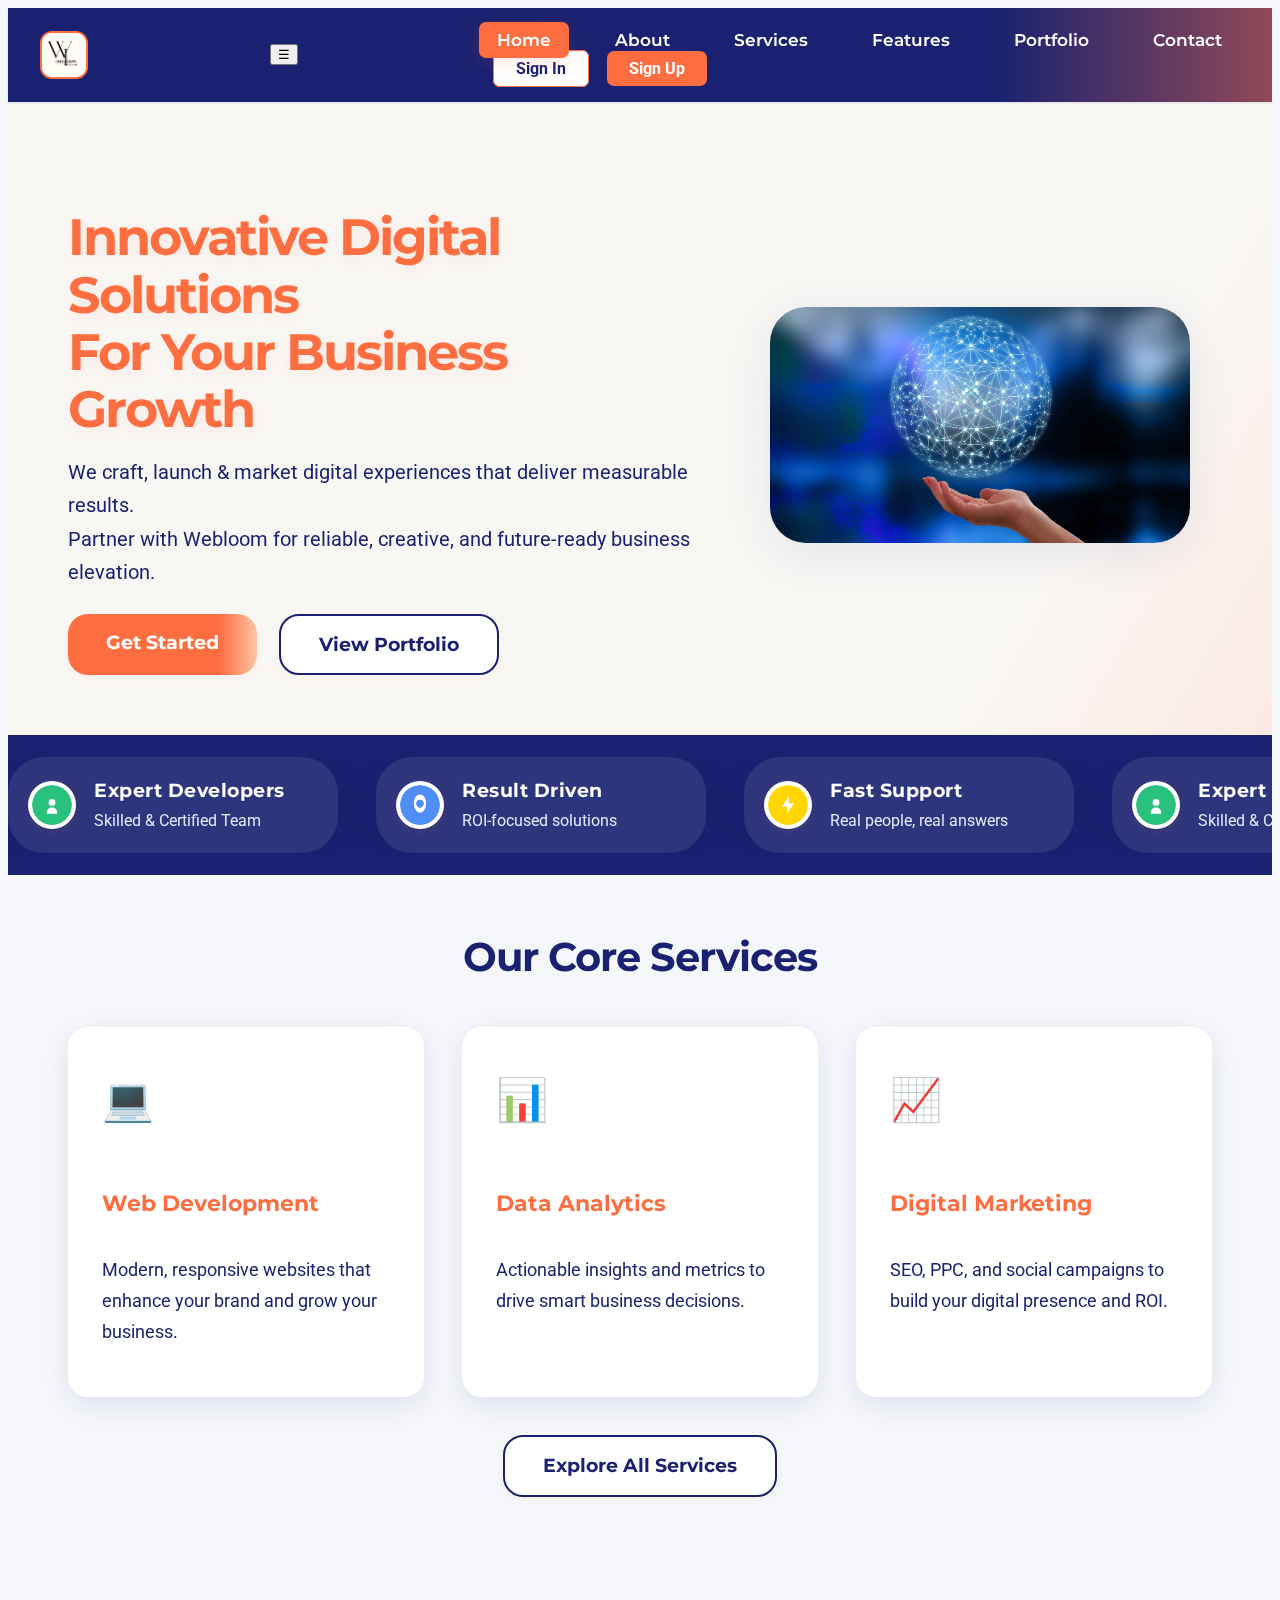
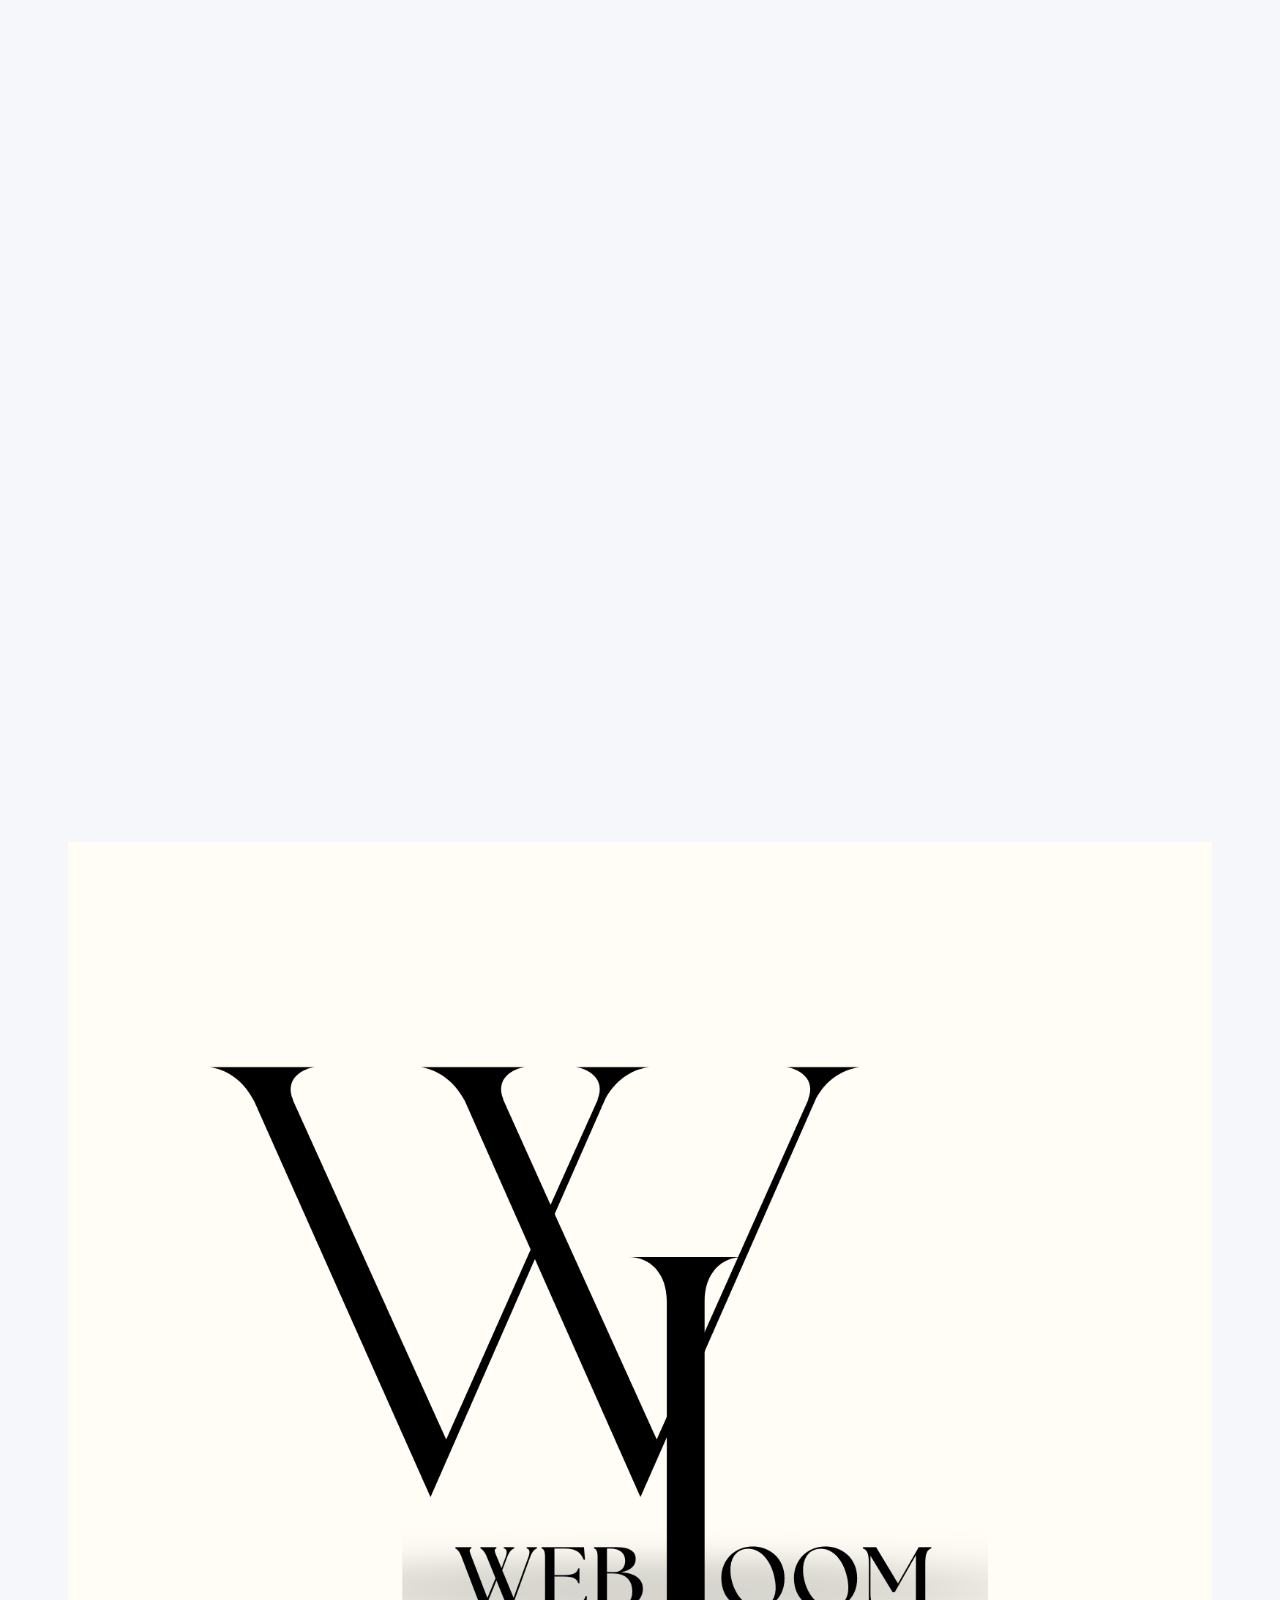
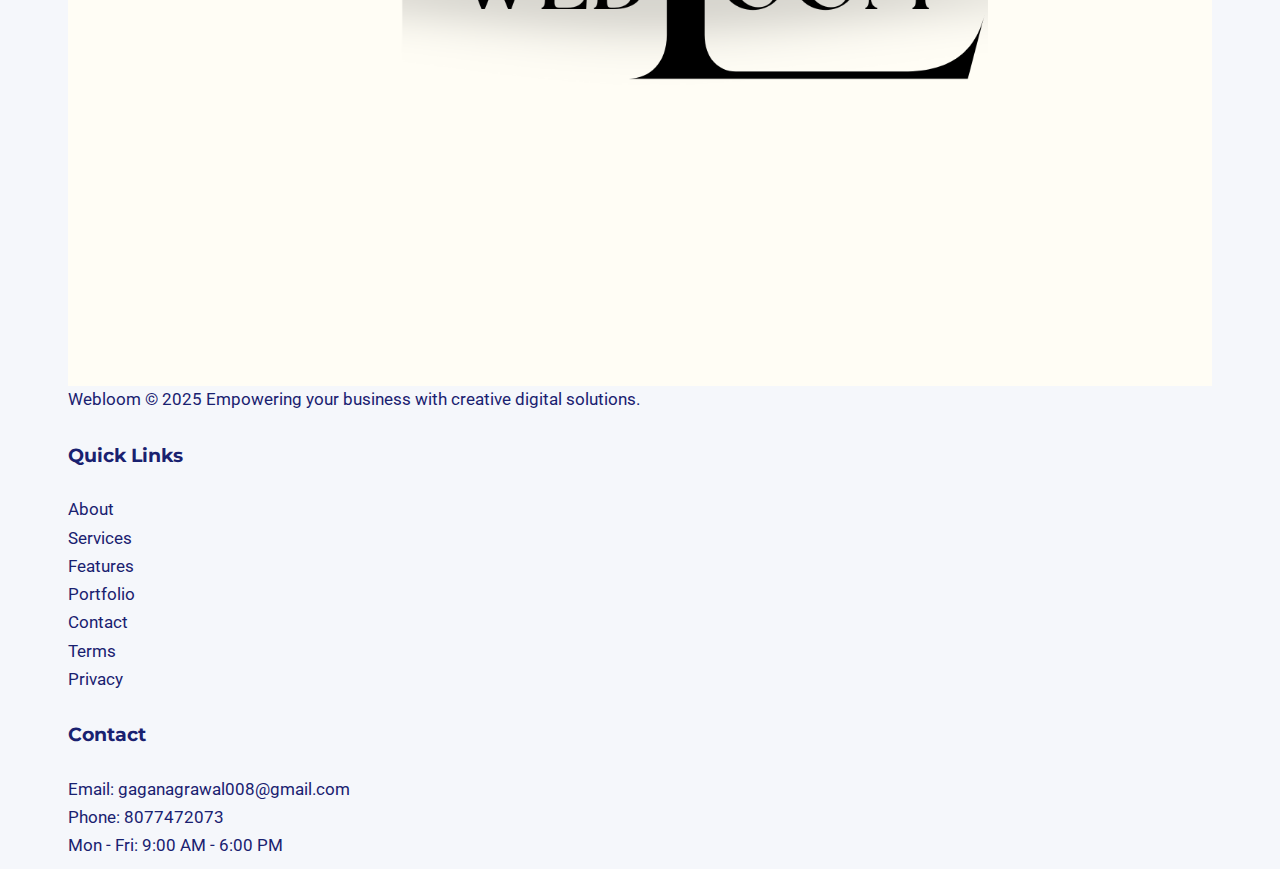
<file: index.html>
<!DOCTYPE html>
<html lang="en">
<head>
  <meta charset="UTF-8">
  <meta name="viewport" content="width=device-width, initial-scale=1.0">
  <title>Webloom – Empowering Business Growth</title>
  <meta name="description" content="Webloom: Professional digital solutions for your business. Web development, analytics, marketing, and more.">
  <link rel="stylesheet" href="style.css">
  <link rel="preconnect" href="https://fonts.gstatic.com" crossorigin>
  <link href="https://fonts.googleapis.com/css2?family=Montserrat:wght@700&family=Roboto:wght@400;500&display=swap" rel="stylesheet">
</head>
<body>
  <!-- HEADER -->
  <header class="header-main">
    <div class="container header-flex">
      <a href="index.html" class="logo-link">
        <img src="images/logo.png" alt="Webloom Logo" class="logo-small">
      </a>
<button class="mobile-menu-toggle" aria-label="Toggle mobile menu">☰</button>
<div class="mobile-menu-container">
  <nav>
    <ul>
      <li><a href="index.html" class="active">Home</a></li>
      <li><a href="about.html">About</a></li>
      <li><a href="services.html">Services</a></li>
      <li><a href="features.html">Features</a></li>
      <li><a href="portfolio.html">Portfolio</a></li>
      <li><a href="contact.html">Contact</a></li>
    </ul>
  </nav>
  <div class="nav-auth-box">
    <a href="login.html" class="login-btn">Sign In</a>
    <a href="signup.html" class="signup-btn">Sign Up</a>
  </div>
</div>
      </div>
    </div>
  </header>

  <!-- HERO SECTION -->
  <section class="hero fade-in">
    <div class="container hero-content">
      <div class="hero-main">
        <h1>
          <span class="accent">Innovative Digital Solutions</span><br>
          For Your Business Growth
        </h1>
        <p class="hero-subtext">
          We craft, launch & market digital experiences that deliver measurable results.<br>
          Partner with Webloom for reliable, creative, and future-ready business elevation.
        </p>
        <div class="hero-cta-buttons">
          <a href="contact.html" class="btn btn-primary">Get Started</a>
          <a href="portfolio.html" class="btn btn-secondary">View Portfolio</a>
        </div>
      </div>
      <div class="hero-img">
        <div class="grid-bg"></div>
        <div class="hero-img-inner">
          <img src="images/banner.jpg" alt="Webloom Digital Solutions">
        </div>
      </div>
    </div>
  </section>

  <!-- ANIMATED INFO STRIP -->
  <section class="animated-info-strip">
    <div class="info-strip-viewport">
      <div class="info-strip-track">
        <div class="info-card">
          <span class="info-icon"><img src="images/expert.svg" alt="Expert Developers"></span>
          <div>
            <div class="info-title">Expert Developers</div>
            <div class="info-desc">Skilled &amp; Certified Team</div>
          </div>
        </div>
        <div class="info-card">
          <span class="info-icon"><img src="images/rocket.svg" alt="Result Driven"></span>
          <div>
            <div class="info-title">Result Driven</div>
            <div class="info-desc">ROI-focused solutions</div>
          </div>
        </div>
        <div class="info-card">
          <span class="info-icon"><img src="images/bolt.svg" alt="Fast Support"></span>
          <div>
            <div class="info-title">Fast Support</div>
            <div class="info-desc">Real people, real answers</div>
          </div>
        </div>
        <!-- Repeat for seamless loop -->
        <div class="info-card">
          <span class="info-icon"><img src="images/expert.svg" alt="Expert Developers"></span>
          <div>
            <div class="info-title">Expert Developers</div>
            <div class="info-desc">Skilled &amp; Certified Team</div>
          </div>
        </div>
        <div class="info-card">
          <span class="info-icon"><img src="images/rocket.svg" alt="Result Driven"></span>
          <div>
            <div class="info-title">Result Driven</div>
            <div class="info-desc">ROI-focused solutions</div>
          </div>
        </div>
        <div class="info-card">
          <span class="info-icon"><img src="images/bolt.svg" alt="Fast Support"></span>
          <div>
            <div class="info-title">Fast Support</div>
            <div class="info-desc">Real people, real answers</div>
          </div>
        </div>
      </div>
    </div>
  </section>

  <!-- SERVICES PREVIEW -->
  <section class="services-section fade-in-up">
    <div class="container">
      <h2 class="section-title">Our Core Services</h2>
      <div class="cards-row">
        <div class="service-card">
          <div class="icon-box">💻</div>
          <h3>Web Development</h3>
          <p>Modern, responsive websites that enhance your brand and grow your business.</p>
        </div>
        <div class="service-card">
          <div class="icon-box">📊</div>
          <h3>Data Analytics</h3>
          <p>Actionable insights and metrics to drive smart business decisions.</p>
        </div>
        <div class="service-card">
          <div class="icon-box">📈</div>
          <h3>Digital Marketing</h3>
          <p>SEO, PPC, and social campaigns to build your digital presence and ROI.</p>
        </div>
      </div>
      <div class="centered">
        <a href="services.html" class="btn btn-secondary">Explore All Services</a>
      </div>
    </div>
  </section>

  <!-- FEATURES -->
  <section class="features-section fade-in-up">
    <div class="container">
      <h2 class="section-title">Why Choose Webloom?</h2>
      <div class="cards-row">
        <div class="feature-card">
          <div class="icon-box">⚡</div>
          <h3>Lightning Fast</h3>
          <p>Seamless performance for all your users, everywhere.</p>
        </div>
        <div class="feature-card">
          <div class="icon-box">🔒</div>
          <h3>Fully Secure</h3>
          <p>Advanced security to safeguard your business and user data.</p>
        </div>
        <div class="feature-card">
          <div class="icon-box">🎨</div>
          <h3>Modern Design</h3>
          <p>Elegant, conversion-focused design that stands out.</p>
        </div>
      </div>
    </div>
  </section>

  <!-- TESTIMONIALS -->
  <section class="testimonials-section fade-in-up">
    <div class="container">
      <h2 class="section-title">What Our Clients Say</h2>
      <div class="testimonial-row">
        <div class="testimonial-card">
          <p>"Webloom made our brand shine online. Fast, responsive, and creative!"</p>
          <span>- Priya Sharma</span>
        </div>
        <div class="testimonial-card">
          <p>"The analytics and marketing strategies really boosted our business."</p>
          <span>- Rohit Verma</span>
        </div>
        <div class="testimonial-card">
          <p>"Professional team, timely delivery, and great communication."</p>
          <span>- Kavita Singh</span>
        </div>
      </div>
    </div>
  </section>

  <!-- FOOTER -->
  <footer class="footer-main">
    <div class="container footer-flex">
      <div class="footer-col company-footer">
        <img src="images/logo.png" alt="Webloom Logo" class="footer-logo">
        <div class="footer-brand">
          <span class="footer-company">Webloom &copy; 2025</span>
          <span class="footer-tagline">Empowering your business with creative digital solutions.</span>
        </div>
      </div>
      <div class="footer-col links-footer">
        <h4>Quick Links</h4>
        <ul>
          <li><a href="about.html">About</a></li>
          <li><a href="services.html">Services</a></li>
          <li><a href="features.html">Features</a></li>
          <li><a href="portfolio.html">Portfolio</a></li>
          <li><a href="contact.html">Contact</a></li>
          <li><a href="terms.html" class="footer-link-animated">Terms</a></li>
          <li><a href="privacy.html" class="footer-link-animated">Privacy</a></li>
        </ul>
      </div>
      <div class="footer-col contact-footer">
        <h4>Contact</h4>
        <ul>
          <li>Email: <a href="mailto:gaganagrawal008@gmail.com">gaganagrawal008@gmail.com</a></li>
          <li>Phone: <a href="tel:8077472073">8077472073</a></li>
          <li>Mon - Fri: 9:00 AM - 6:00 PM</li>
        </ul>
      </div>
    </div>
  </footer>
  <script>
    // Simple animation on scroll for fade-in sections
    const observer = new IntersectionObserver(entries => {
      entries.forEach(entry => {
        if (entry.isIntersecting) entry.target.classList.add('appear');
      });
    }, { threshold: 0.1 });
    document.querySelectorAll('.fade-in, .fade-in-up').forEach(el => observer.observe(el));
  </script>
</body>
</html>
</file>
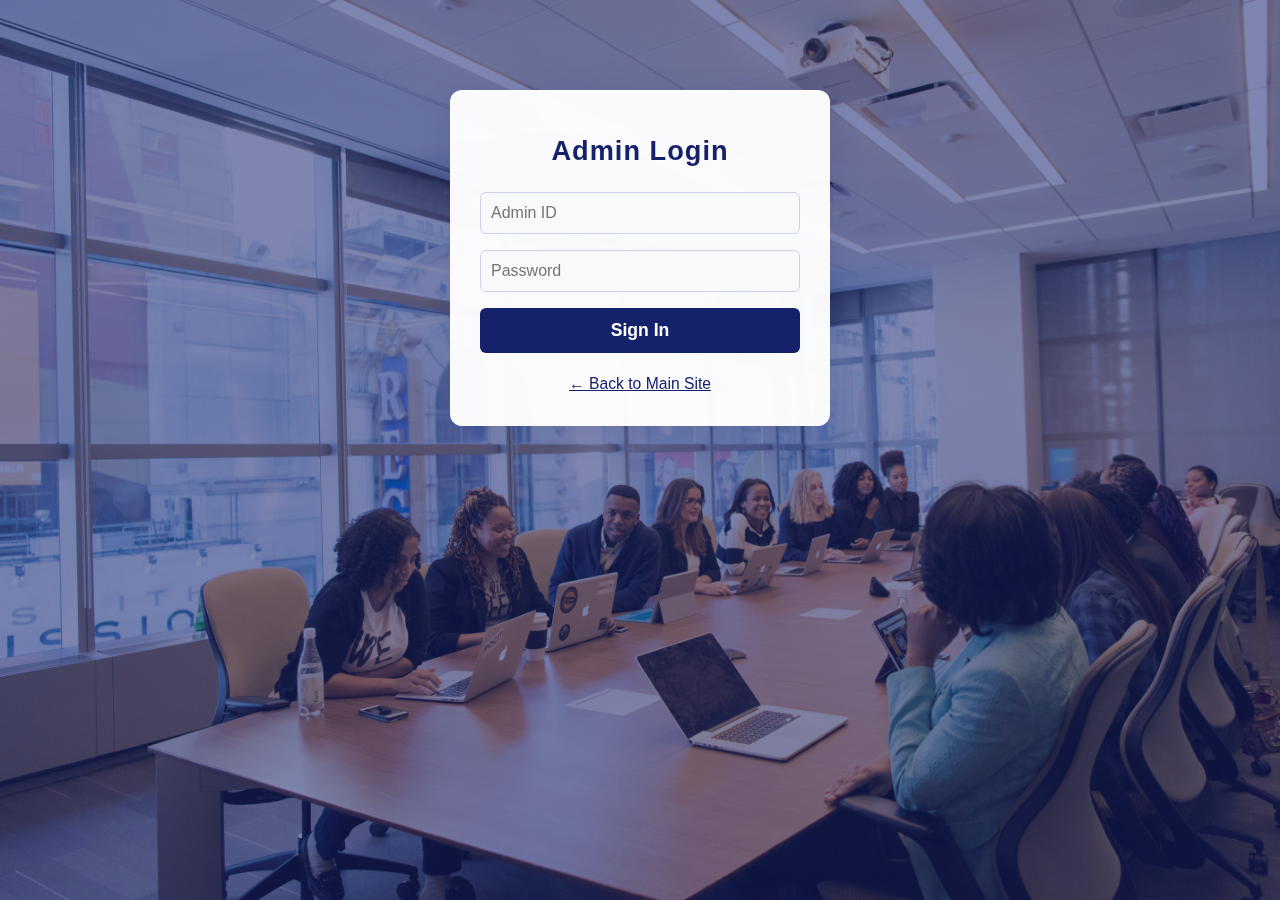
<file: admin/index.html>
<!DOCTYPE html>
<html lang="en">
<head>
  <meta charset="UTF-8">
  <meta name="viewport" content="width=device-width, initial-scale=1.0">
  <title>Admin Login - Webloom</title>
  <link rel="stylesheet" href="../style.css">
  <style>
    body, html { height: 100%; margin: 0; padding: 0; }
    .auth-bg {
      background: url('../images/teamwork.jpg') no-repeat center center/cover;
      min-height: 100vh;
      width: 100vw;
      position: relative;
      font-family: 'Montserrat', Arial, sans-serif;
    }
    .auth-overlay {
      position: absolute;
      inset: 0;
      background: rgba(20, 33, 112, 0.55);
      z-index: 1;
    }
    .auth-form-container {
      position: relative;
      z-index: 2;
      max-width: 380px;
      margin: 0 auto;
      top: 90px;
      padding: 38px 30px 28px 30px;
      background: rgba(255,255,255,0.97);
      border-radius: 12px;
      box-shadow: 0 6px 32px rgba(20,33,112,0.10);
      backdrop-filter: blur(2px);
    }
    .auth-form-container h2 {
      margin-top: 0;
      color: #15216a;
      margin-bottom: 18px;
      font-weight: 700;
      font-size: 1.7rem;
      letter-spacing: 1px;
      text-align: center;
    }
    .auth-form-container input[type="text"],
    .auth-form-container input[type="password"] {
      width: 100%;
      padding: 11px 10px;
      margin-bottom: 16px;
      border: 1px solid #ccd2ee;
      border-radius: 6px;
      font-size: 1rem;
      background: #f7f9fa;
    }
    .auth-form-container button[type="submit"] {
      width: 100%;
      padding: 12px 0;
      background: #15216a;
      color: #fff;
      border: none;
      border-radius: 6px;
      font-size: 1.1rem;
      font-weight: 600;
      cursor: pointer;
      transition: background 0.2s;
    }
    .auth-form-container button[type="submit"]:hover {
      background: #FF6E40;
    }
    .auth-form-container .form-link {
      display: block;
      text-align: center;
      margin-top: 18px;
      color: #15216a;
      text-decoration: underline;
      font-size: 0.98rem;
    }
    .error-message {
      background: #ffebee;
      color: #c62828;
      padding: 10px;
      border-radius: 4px;
      margin-bottom: 16px;
      font-size: 0.9rem;
      display: none;
    }
    @media (max-width: 600px) {
      .auth-form-container {
        max-width: 96vw;
        padding: 15px 5vw 12px 5vw;
        top: 25px;
      }
    }
  </style>
</head>
<body>
  <div class="auth-bg">
    <div class="auth-overlay"></div>
    <div class="auth-form-container">
      <h2>Admin Login</h2>
      <div id="error-message" class="error-message"></div>
      <form id="admin-login-form">
        <input type="text" id="admin-id" placeholder="Admin ID" required>
        <input type="password" id="admin-password" placeholder="Password" required>
        <button type="submit">Sign In</button>
      </form>
      <a class="form-link" href="../index.html">← Back to Main Site</a>
    </div>
  </div>

  <script>
    // Check if already logged in
    if (localStorage.getItem('adminLoggedIn') === 'true') {
      window.location.href = 'dashboard.html';
    }

    // Handle form submission
    document.getElementById('admin-login-form').addEventListener('submit', function(e) {
      e.preventDefault();
      
      const adminId = document.getElementById('admin-id').value;
      const password = document.getElementById('admin-password').value;
      const errorDiv = document.getElementById('error-message');
      
      // Hardcoded credentials for demo (in production, this would be server-side)
      const validCredentials = {
        'admin': 'admin123',
        'webloom': 'webloom2025'
      };
      
      if (validCredentials[adminId] && validCredentials[adminId] === password) {
        // Set session
        localStorage.setItem('adminLoggedIn', 'true');
        localStorage.setItem('adminId', adminId);
        localStorage.setItem('adminLoginTime', new Date().getTime());
        
        // Redirect to dashboard
        window.location.href = 'dashboard.html';
      } else {
        // Show error
        errorDiv.textContent = 'Invalid Admin ID or Password';
        errorDiv.style.display = 'block';
        
        // Clear fields
        document.getElementById('admin-id').value = '';
        document.getElementById('admin-password').value = '';
      }
    });
  </script>
</body>
</html>
</file>
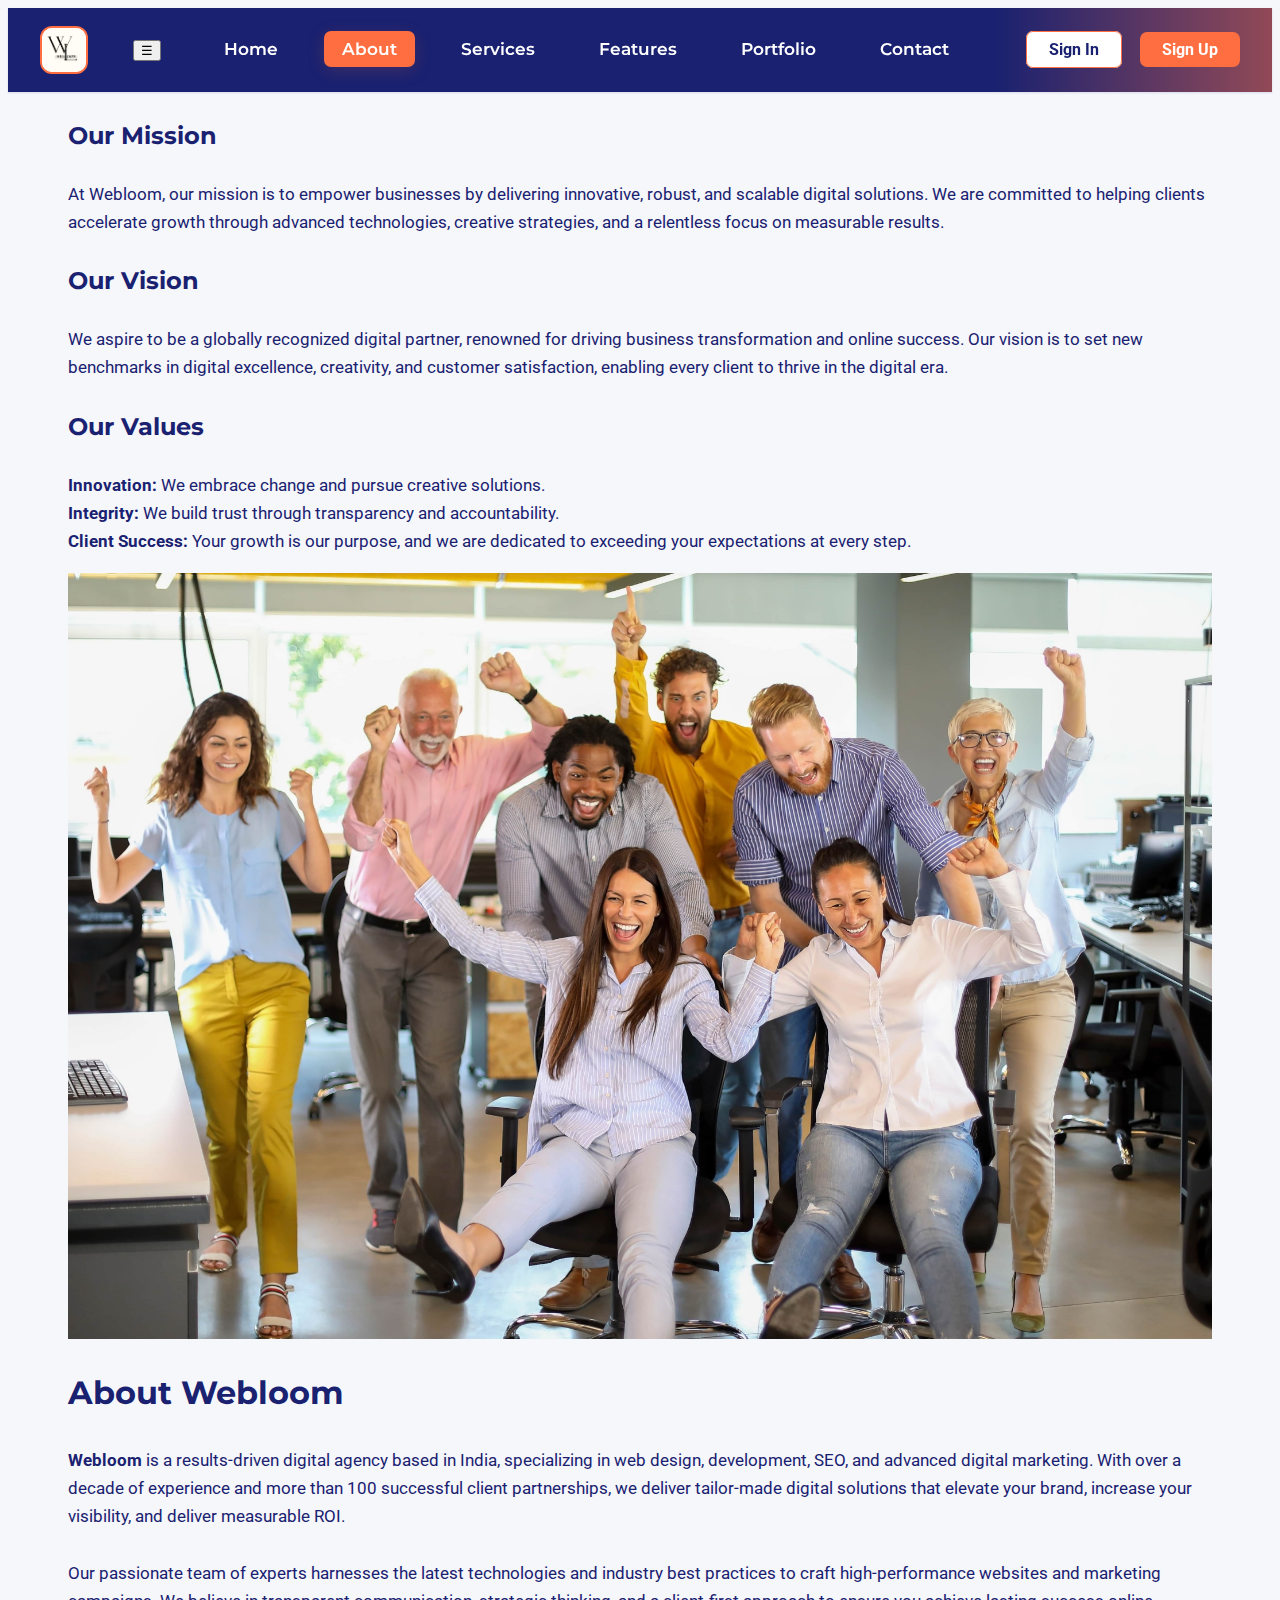
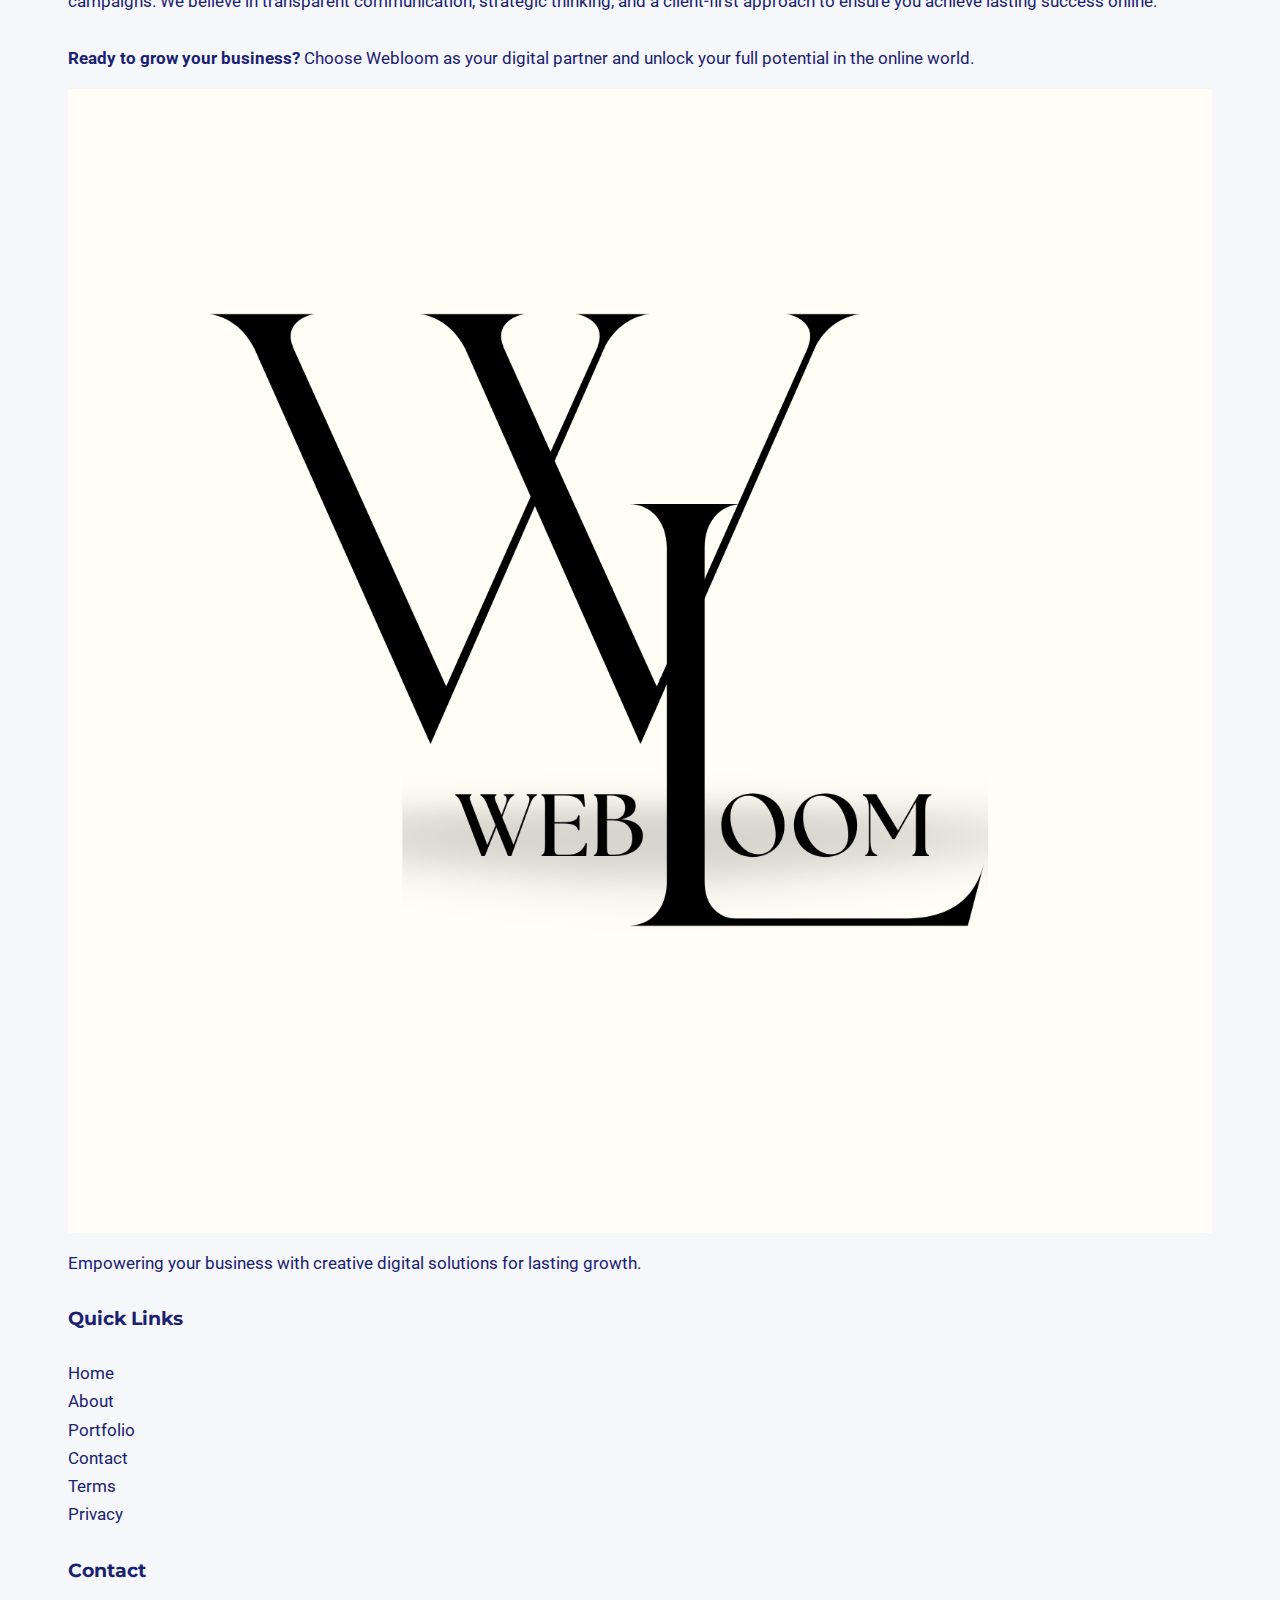
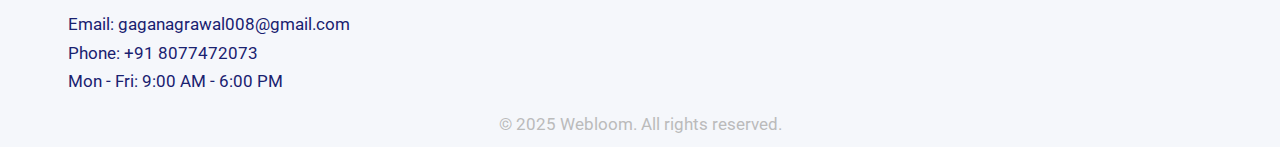
<file: about.html>
<!DOCTYPE html>
<html lang="en">
<head>
  <meta charset="UTF-8">
  <meta name="viewport" content="width=device-width, initial-scale=1.0">
  <title>About Webloom - India's Leading Digital Agency</title>
  <meta name="description" content="Webloom is a top digital agency in India offering web design, development, SEO, and marketing. Discover our mission, vision, and core values that drive client success.">
  <link rel="stylesheet" href="style.css">
  <link href="https://fonts.googleapis.com/css2?family=Montserrat:wght@600;700&family=Roboto&display=swap" rel="stylesheet">
</head>
<body>
   <header class="header-main">
    <div class="container header-flex">
      <a href="index.html" class="logo-link">
        <img src="images/logo.png" alt="Webloom Logo" class="logo-small">
      </a>
      <button class="mobile-menu-toggle" aria-label="Toggle mobile menu">☰</button>
      <nav id="mobile-nav">
        <ul>
          <li><a href="index.html" >Home</a></li>
          <li><a href="about.html" class="active">About</a></li>
          <li><a href="services.html">Services</a></li>
          <li><a href="features.html">Features</a></li>
          <li><a href="portfolio.html">Portfolio</a></li>
          <li><a href="contact.html">Contact</a></li>
        </ul>
      </nav>
      <div class="nav-auth-box">
        <a href="login.html" class="login-btn">Sign In</a>
        <a href="signup.html" class="signup-btn">Sign Up</a>
      </div>
    </div>
  </header>
  <section class="about-main-section">
    <div class="container about-flex">
      <!-- Left Side: Mission, Vision, Values -->
      <div class="about-purpose-col">
        <div class="about-box mission-box">
          <h3>Our Mission</h3>
          <p>
            At Webloom, our mission is to empower businesses by delivering innovative, robust, and scalable digital solutions. We are committed to helping clients accelerate growth through advanced technologies, creative strategies, and a relentless focus on measurable results.
          </p>
        </div>
        <div class="about-box vision-box">
          <h3>Our Vision</h3>
          <p>
            We aspire to be a globally recognized digital partner, renowned for driving business transformation and online success. Our vision is to set new benchmarks in digital excellence, creativity, and customer satisfaction, enabling every client to thrive in the digital era.
          </p>
        </div>
        <div class="about-box values-box">
          <h3>Our Values</h3>
          <p>
            <strong>Innovation:</strong> We embrace change and pursue creative solutions.<br>
            <strong>Integrity:</strong> We build trust through transparency and accountability.<br>
            <strong>Client Success:</strong> Your growth is our purpose, and we are dedicated to exceeding your expectations at every step.
          </p>
        </div>
      </div>
      <!-- Right Side: Image and About Webloom -->
      <div class="about-imgcol">
        <div class="about-img-box">
          <img src="images/about.jpg" alt="Webloom Team at Work" class="about-img">
        </div>
        <div class="about-company-text">
          <h2>About Webloom</h2>
          <p>
            <b>Webloom</b> is a results-driven digital agency based in India, specializing in web design, development, SEO, and advanced digital marketing. With over a decade of experience and more than 100 successful client partnerships, we deliver tailor-made digital solutions that elevate your brand, increase your visibility, and deliver measurable ROI.<br><br>
            Our passionate team of experts harnesses the latest technologies and industry best practices to craft high-performance websites and marketing campaigns. We believe in transparent communication, strategic thinking, and a client-first approach to ensure you achieve lasting success online.<br><br>
            <b>Ready to grow your business?</b> Choose Webloom as your digital partner and unlock your full potential in the online world.
          </p>
        </div>
      </div>
    </div>
  </section>
    <footer class="footer-main">
    <div class="container footer-flex">
      <div class="footer-col">
        <img src="images/logo.png" alt="Webloom Logo" class="footer-logo">
        <p>Empowering your business with creative digital solutions for lasting growth.</p>
        
      </div>
      <div class="footer-col">
        <h4>Quick Links</h4>
        <ul>
          <li><a href="index.html">Home</a></li>
          <li><a href="about.html">About</a></li>
          <li><a href="portfolio.html">Portfolio</a></li>
          <li><a href="contact.html">Contact</a></li>
          <li><a href="terms.html">Terms</a></li>
          <li><a href="privacy.html">Privacy</a></li>
        </ul>
      </div>
      <div class="footer-col">
        <h4>Contact</h4>
        <ul>
          <li>Email: gaganagrawal008@gmail.com</li>
          <li>Phone: +91 8077472073</li>
          <li>Mon - Fri: 9:00 AM - 6:00 PM</li>
        </ul>
      </div>
    </div>
    <div style="text-align:center; margin-top:15px; color:#bbb;">
      &copy; 2025 Webloom. All rights reserved.
    </div>
  </footer>
  <script src="script.js"></script>
</body>
</html>
</file>
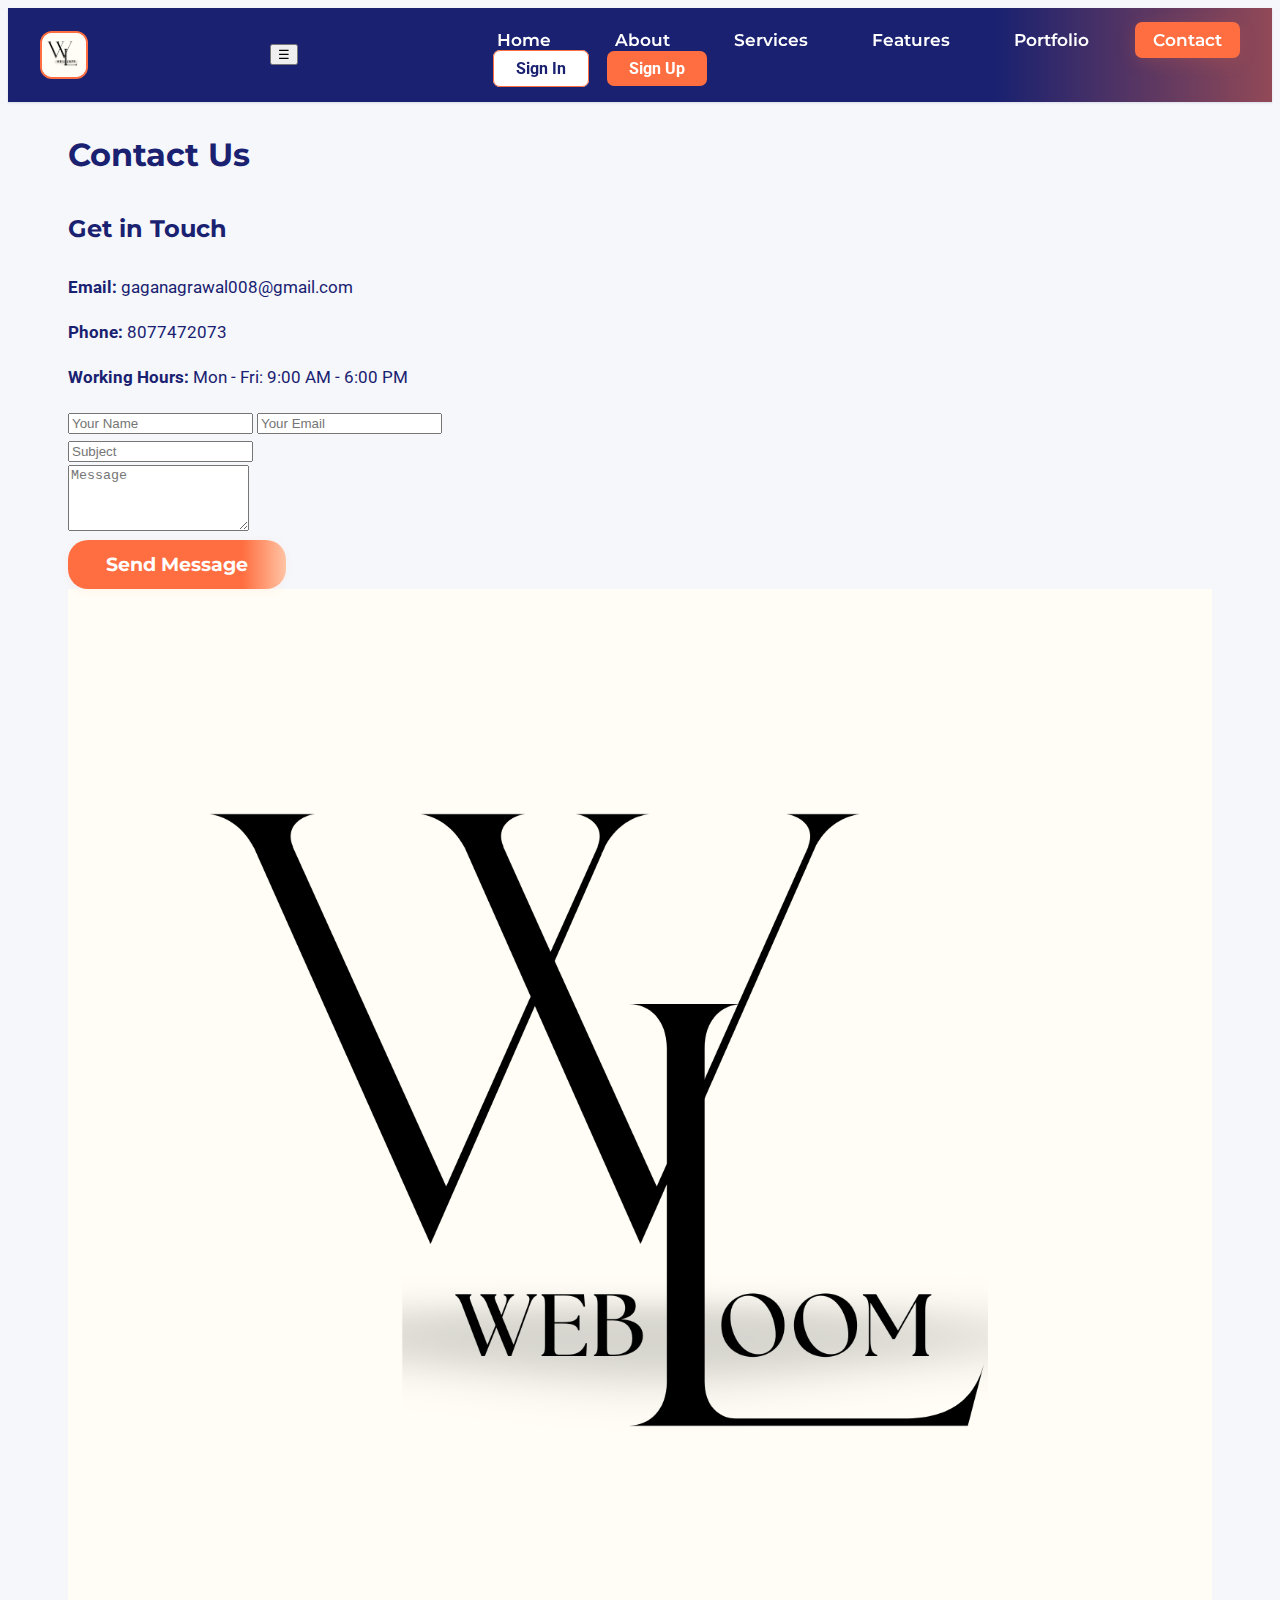
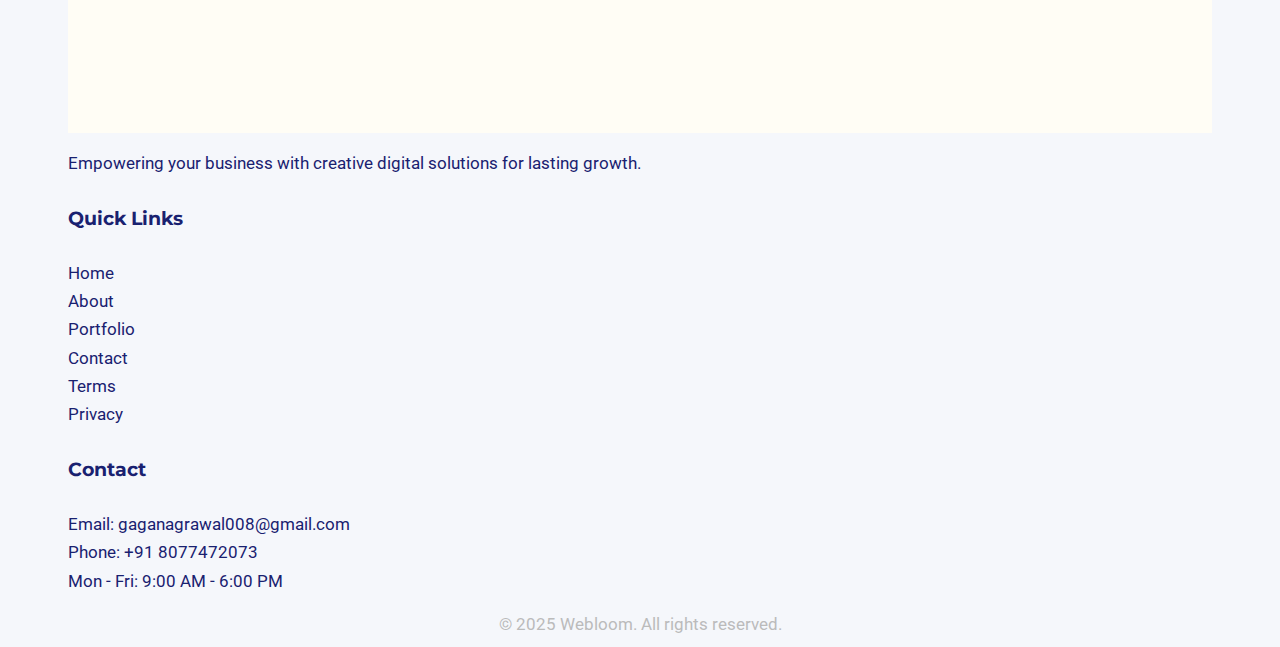
<file: contact.html>
<!DOCTYPE html>
<html lang="en">
<head>
  <meta charset="UTF-8">
  <meta name="viewport" content="width=device-width, initial-scale=1.0">
  <title>Contact Us - Webloom</title>
  <link href="https://fonts.googleapis.com/css2?family=Montserrat:wght@700&family=Roboto&display=swap" rel="stylesheet">
  <link rel="stylesheet" href="style.css">
</head>
<body>
  <header class="header-main">
    <div class="container header-flex">
      <a href="index.html"><img src="images/logo.png" alt="Webloom Logo" class="logo-small"></a>
      <button class="mobile-menu-toggle" aria-label="Toggle mobile menu">☰</button>
      <div class="mobile-menu-container">
        <nav>
          <ul>
            <li><a href="index.html">Home</a></li>
            <li><a href="about.html">About</a></li>
            <li><a href="services.html">Services</a></li>
            <li><a href="features.html">Features</a></li>
            <li><a href="portfolio.html">Portfolio</a></li>
            <li><a href="contact.html" class="active">Contact</a></li>
          </ul>
        </nav>
        <div class="nav-auth-box">
          <a href="login.html" class="login-btn">Sign In</a>
          <a href="signup.html" class="signup-btn">Sign Up</a>
        </div>
      </div>
    </div>
  </header>
  <section class="contact-section">
    <div class="container contact-flex">
      <div class="contact-info">
        <h2>Contact Us</h2>
        <div class="contact-details">
          <h3>Get in Touch</h3>
          <p><strong>Email:</strong> gaganagrawal008@gmail.com</p>
          <p><strong>Phone:</strong> 8077472073</p>
          <p><strong>Working Hours:</strong> Mon - Fri: 9:00 AM - 6:00 PM</p>
        </div>
      </div>
      <form class="contact-form" autocomplete="off">
        <div class="form-row">
          <input type="text" placeholder="Your Name" required>
          <input type="email" placeholder="Your Email" required>
        </div>
        <div class="form-row">
          <input type="text" placeholder="Subject" required>
        </div>
        <div class="form-row">
          <textarea rows="4" placeholder="Message" required></textarea>
        </div>
        <button type="submit" class="btn btn-primary">Send Message</button>
      </form>
    </div>
  </section>
  <footer class="footer-main">
    <div class="container footer-flex">
      <div class="footer-col">
        <img src="images/logo.png" alt="Webloom Logo" class="footer-logo">
        <p>Empowering your business with creative digital solutions for lasting growth.</p>
        
      </div>
      <div class="footer-col">
        <h4>Quick Links</h4>
        <ul>
          <li><a href="index.html">Home</a></li>
          <li><a href="about.html">About</a></li>
          <li><a href="portfolio.html">Portfolio</a></li>
          <li><a href="contact.html">Contact</a></li>
          <li><a href="terms.html">Terms</a></li>
          <li><a href="privacy.html">Privacy</a></li>
        </ul>
      </div>
      <div class="footer-col">
        <h4>Contact</h4>
        <ul>
          <li>Email: gaganagrawal008@gmail.com</li>
          <li>Phone: +91 8077472073</li>
          <li>Mon - Fri: 9:00 AM - 6:00 PM</li>
        </ul>
      </div>
    </div>
    <div style="text-align:center; margin-top:15px; color:#bbb;">
      &copy; 2025 Webloom. All rights reserved.
    </div>
  </footer>
  <script src="script.js"></script>
</body>
</html>
</file>
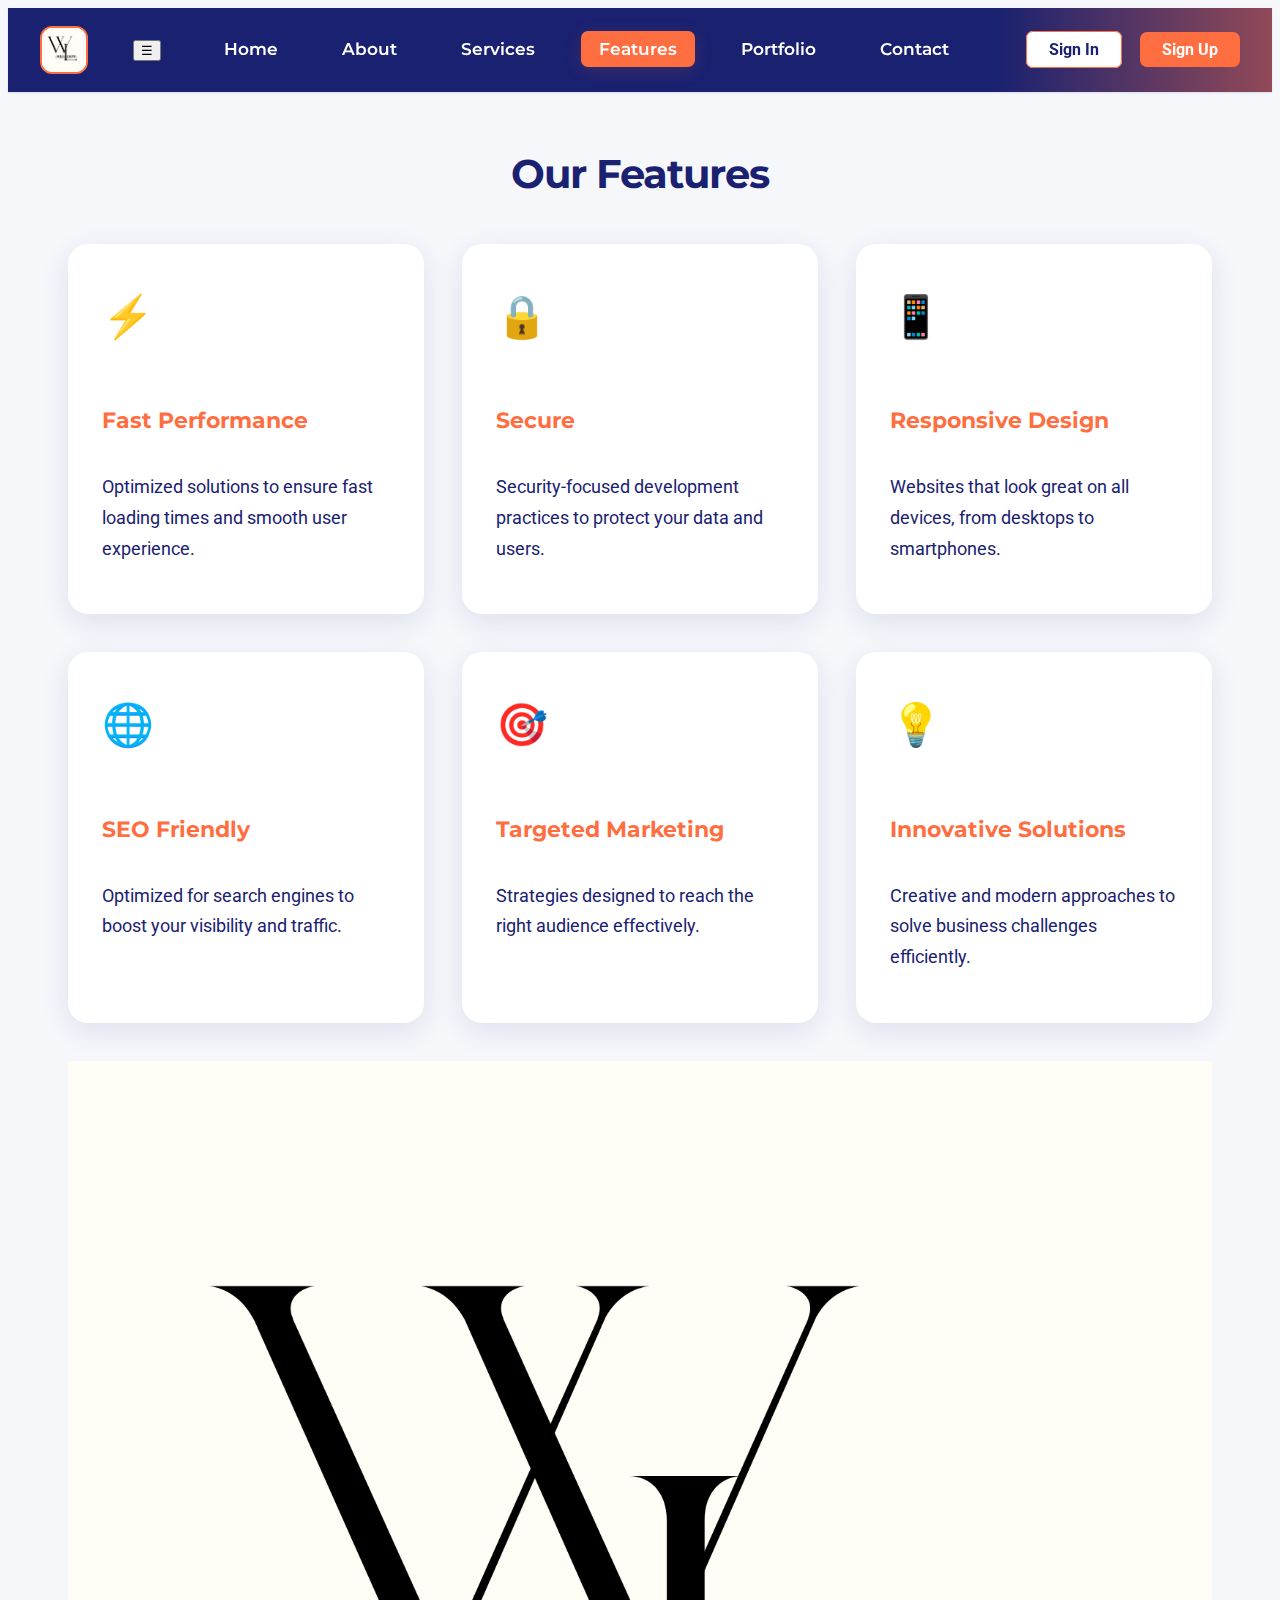
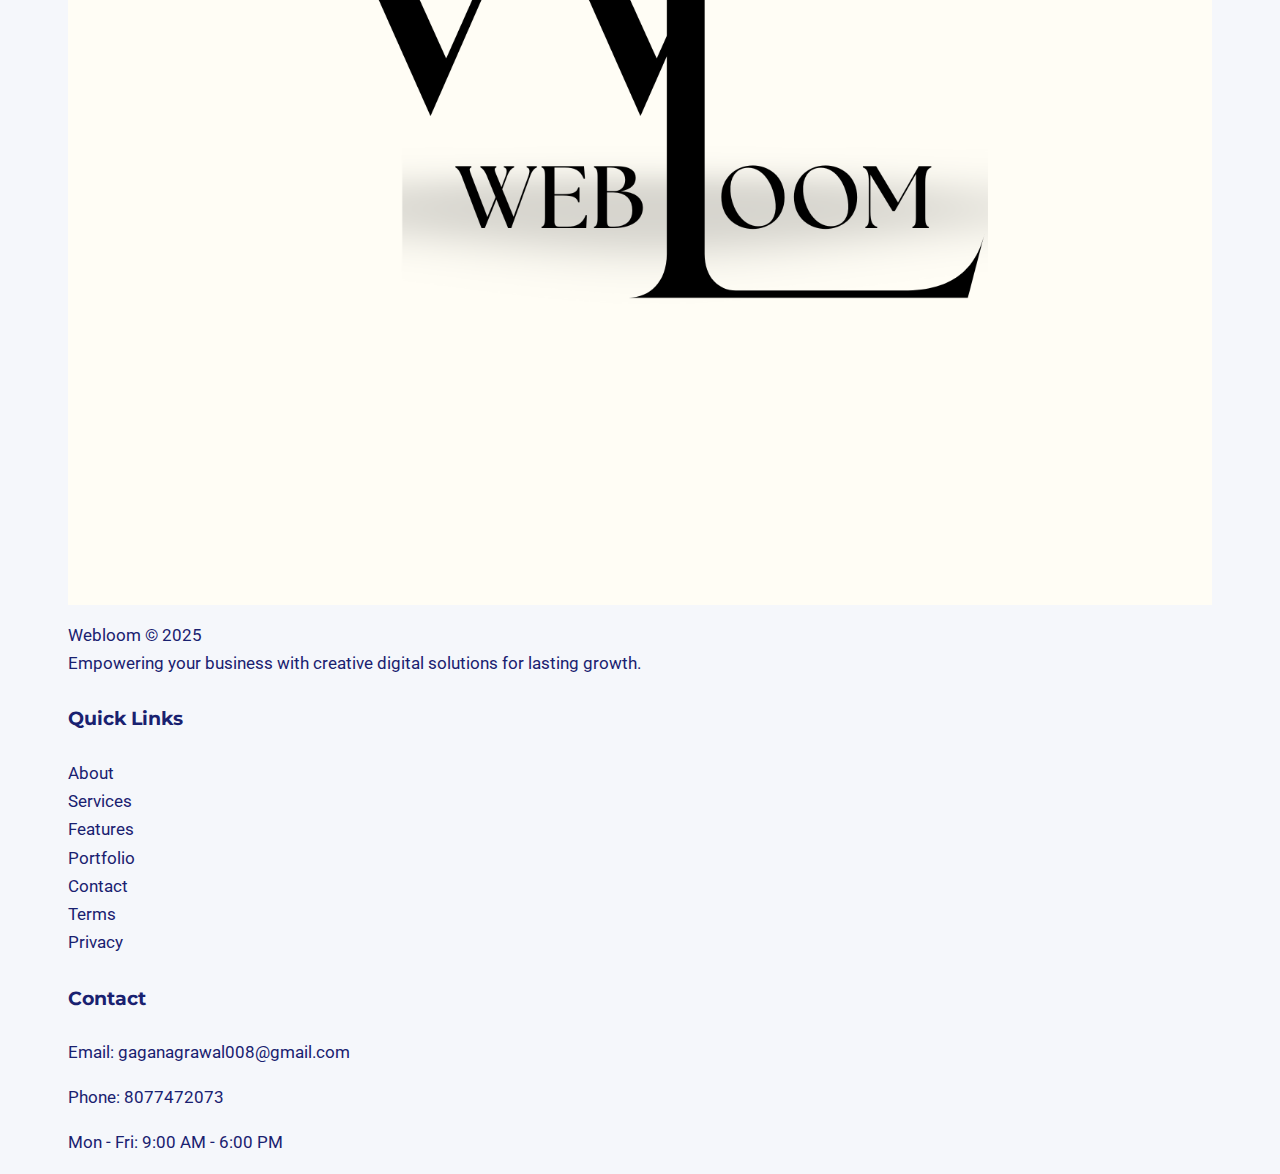
<file: features.html>
<!DOCTYPE html>
<html lang="en">
<head>
  <meta charset="UTF-8">
  <meta name="viewport" content="width=device-width, initial-scale=1.0">
  <title>Features - Webloom</title>
  <link rel="stylesheet" href="style.css">
  <link href="https://fonts.googleapis.com/css2?family=Montserrat:wght@600;700&family=Roboto&display=swap" rel="stylesheet">
</head>
<body>
  <header class="header-main">
    <div class="container header-flex">
      <a href="index.html" class="logo-link">
        <img src="images/logo.png" alt="Webloom Logo" class="logo-small">
      </a>
      <button class="mobile-menu-toggle" aria-label="Toggle mobile menu">☰</button>
      <nav>
        <ul>
          <li><a href="index.html">Home</a></li>
          <li><a href="about.html">About</a></li>
          <li><a href="services.html">Services</a></li>
          <li><a href="features.html" class="active">Features</a></li>
          <li><a href="portfolio.html">Portfolio</a></li>
          <li><a href="contact.html">Contact</a></li>
        </ul>
      </nav>
      <div class="nav-auth-box">
        <a href="login.html" class="login-btn">Sign In</a>
        <a href="signup.html" class="signup-btn">Sign Up</a>
      </div>
    </div>
  </header>
  <section class="features-section">
    <div class="container">
      <h1 class="section-title">Our Features</h1>
      <div class="cards-row">
        <div class="feature-card">
          <div class="icon-box">⚡</div>
          <h3>Fast Performance</h3>
          <p>Optimized solutions to ensure fast loading times and smooth user experience.</p>
        </div>
        <div class="feature-card">
          <div class="icon-box">🔒</div>
          <h3>Secure</h3>
          <p>Security-focused development practices to protect your data and users.</p>
        </div>
        <div class="feature-card">
          <div class="icon-box">📱</div>
          <h3>Responsive Design</h3>
          <p>Websites that look great on all devices, from desktops to smartphones.</p>
        </div>
        <div class="feature-card">
          <div class="icon-box">🌐</div>
          <h3>SEO Friendly</h3>
          <p>Optimized for search engines to boost your visibility and traffic.</p>
        </div>
        <div class="feature-card">
          <div class="icon-box">🎯</div>
          <h3>Targeted Marketing</h3>
          <p>Strategies designed to reach the right audience effectively.</p>
        </div>
        <div class="feature-card">
          <div class="icon-box">💡</div>
          <h3>Innovative Solutions</h3>
          <p>Creative and modern approaches to solve business challenges efficiently.</p>
        </div>
      </div>
    </div>
  </section>
  <footer class="footer-main">
    <div class="container footer-flex">
      <div class="footer-col">
        <img src="images/logo.png" alt="Webloom Logo" class="footer-logo">
        <p>Webloom &copy; 2025<br>Empowering your business with creative digital solutions for lasting growth.</p>
        <div class="footer-social">
          
        </div>
      </div>
      <div class="footer-col">
        <h4>Quick Links</h4>
        <ul>
          <li><a href="about.html">About</a></li>
          <li><a href="services.html">Services</a></li>
          <li><a href="features.html">Features</a></li>
          <li><a href="portfolio.html">Portfolio</a></li>
          <li><a href="contact.html">Contact</a></li>
          <li><a href="terms.html">Terms</a></li>
          <li><a href="privacy.html">Privacy</a></li>
        </ul>
      </div>
      <div class="footer-col">
        <h4>Contact</h4>
        <p>Email: <a href="mailto:gaganagrawal008@gmail.com">gaganagrawal008@gmail.com</a></p>
        <p>Phone: <a href="tel:8077472073">8077472073</a></p>
        <p>Mon - Fri: 9:00 AM - 6:00 PM</p>
      </div>
    </div>
  </footer>
  <script src="script.js"></script>
</body>
</html>
</file>
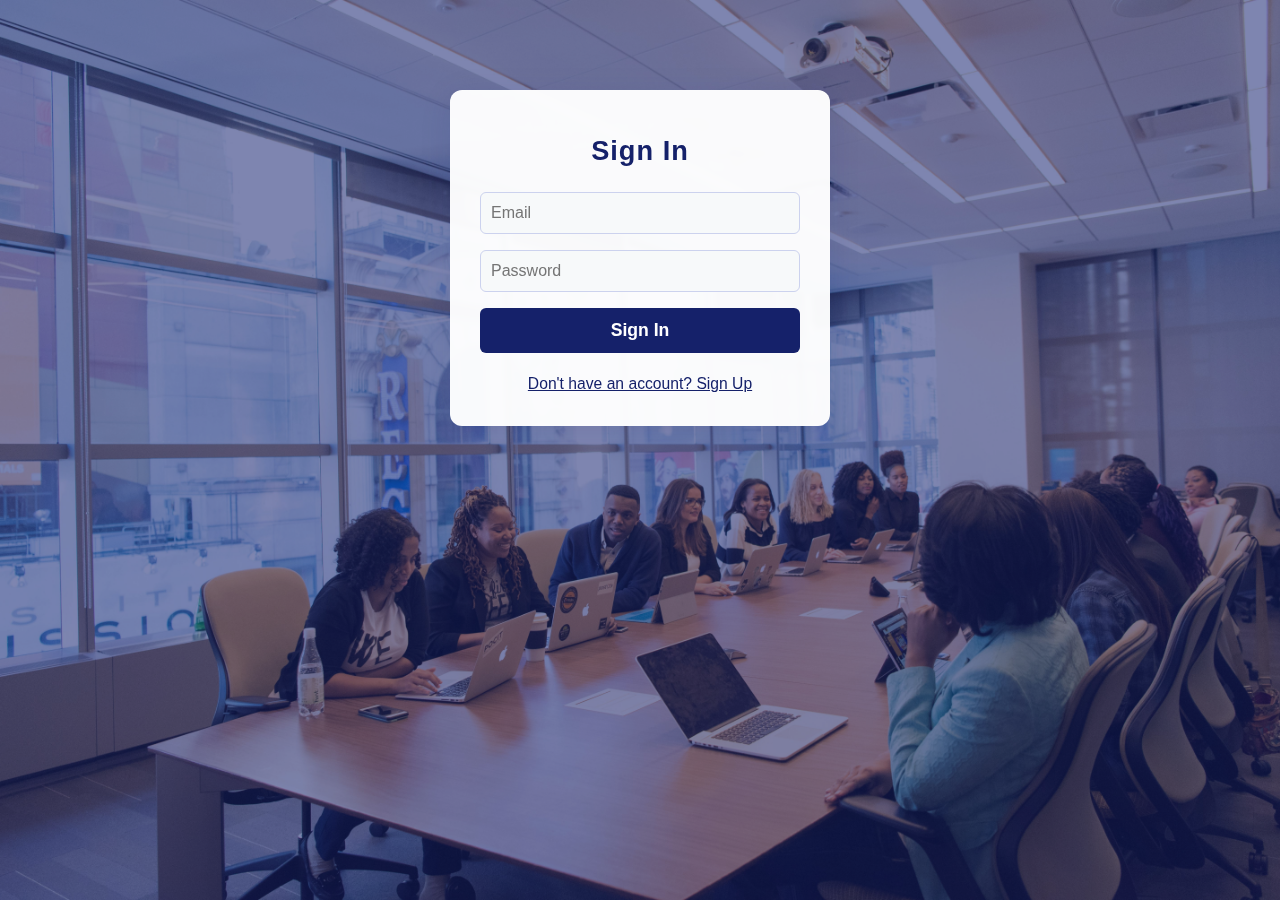
<file: login.html>
<!DOCTYPE html>
<html lang="en">
<head>
  <meta charset="UTF-8">
  <title>Sign In - Webloom</title>
  <meta name="viewport" content="width=device-width, initial-scale=1.0">
  <!-- Add your CSS file here -->
  <link rel="stylesheet" href="style.css">
  <style>
    body, html { height: 100%; margin: 0; padding: 0; }
    .auth-bg {
      background: url('images/teamwork.jpg') no-repeat center center/cover;
      min-height: 100vh;
      width: 100vw;
      position: relative;
      font-family: 'Montserrat', Arial, sans-serif;
    }
    .auth-overlay {
      position: absolute;
      inset: 0;
      background: rgba(20, 33, 112, 0.55);
      z-index: 1;
    }
    .auth-form-container {
      position: relative;
      z-index: 2;
      max-width: 380px;
      margin: 0 auto;
      top: 90px;
      padding: 38px 30px 28px 30px;
      background: rgba(255,255,255,0.97);
      border-radius: 12px;
      box-shadow: 0 6px 32px rgba(20,33,112,0.10);
      backdrop-filter: blur(2px);
    }
    .auth-form-container h2 {
      margin-top: 0;
      color: #15216a;
      margin-bottom: 18px;
      font-weight: 700;
      font-size: 1.7rem;
      letter-spacing: 1px;
      text-align: center;
    }
    .auth-form-container input[type="email"],
    .auth-form-container input[type="password"] {
      width: 100%;
      padding: 11px 10px;
      margin-bottom: 16px;
      border: 1px solid #ccd2ee;
      border-radius: 6px;
      font-size: 1rem;
      background: #f7f9fa;
    }
    .auth-form-container button[type="submit"] {
      width: 100%;
      padding: 12px 0;
      background: #15216a;
      color: #fff;
      border: none;
      border-radius: 6px;
      font-size: 1.1rem;
      font-weight: 600;
      cursor: pointer;
      transition: background 0.2s;
    }
    .auth-form-container button[type="submit"]:hover {
      background: #FF6E40;
    }
    .auth-form-container .form-link {
      display: block;
      text-align: center;
      margin-top: 18px;
      color: #15216a;
      text-decoration: underline;
      font-size: 0.98rem;
    }
    @media (max-width: 600px) {
      .auth-form-container {
        max-width: 96vw;
        padding: 15px 5vw 12px 5vw;
        top: 25px;
      }
    }
  </style>
</head>
<body>
  <div class="auth-bg">
    <div class="auth-overlay"></div>
    <div class="auth-form-container">
      <h2>Sign In</h2>
      <form>
        <input type="email" placeholder="Email" required>
        <input type="password" placeholder="Password" required>
        <button type="submit">Sign In</button>
      </form>
      <a class="form-link" href="signup.html">Don't have an account? Sign Up</a>
    </div>
  </div>
</body>
</html>
</file>
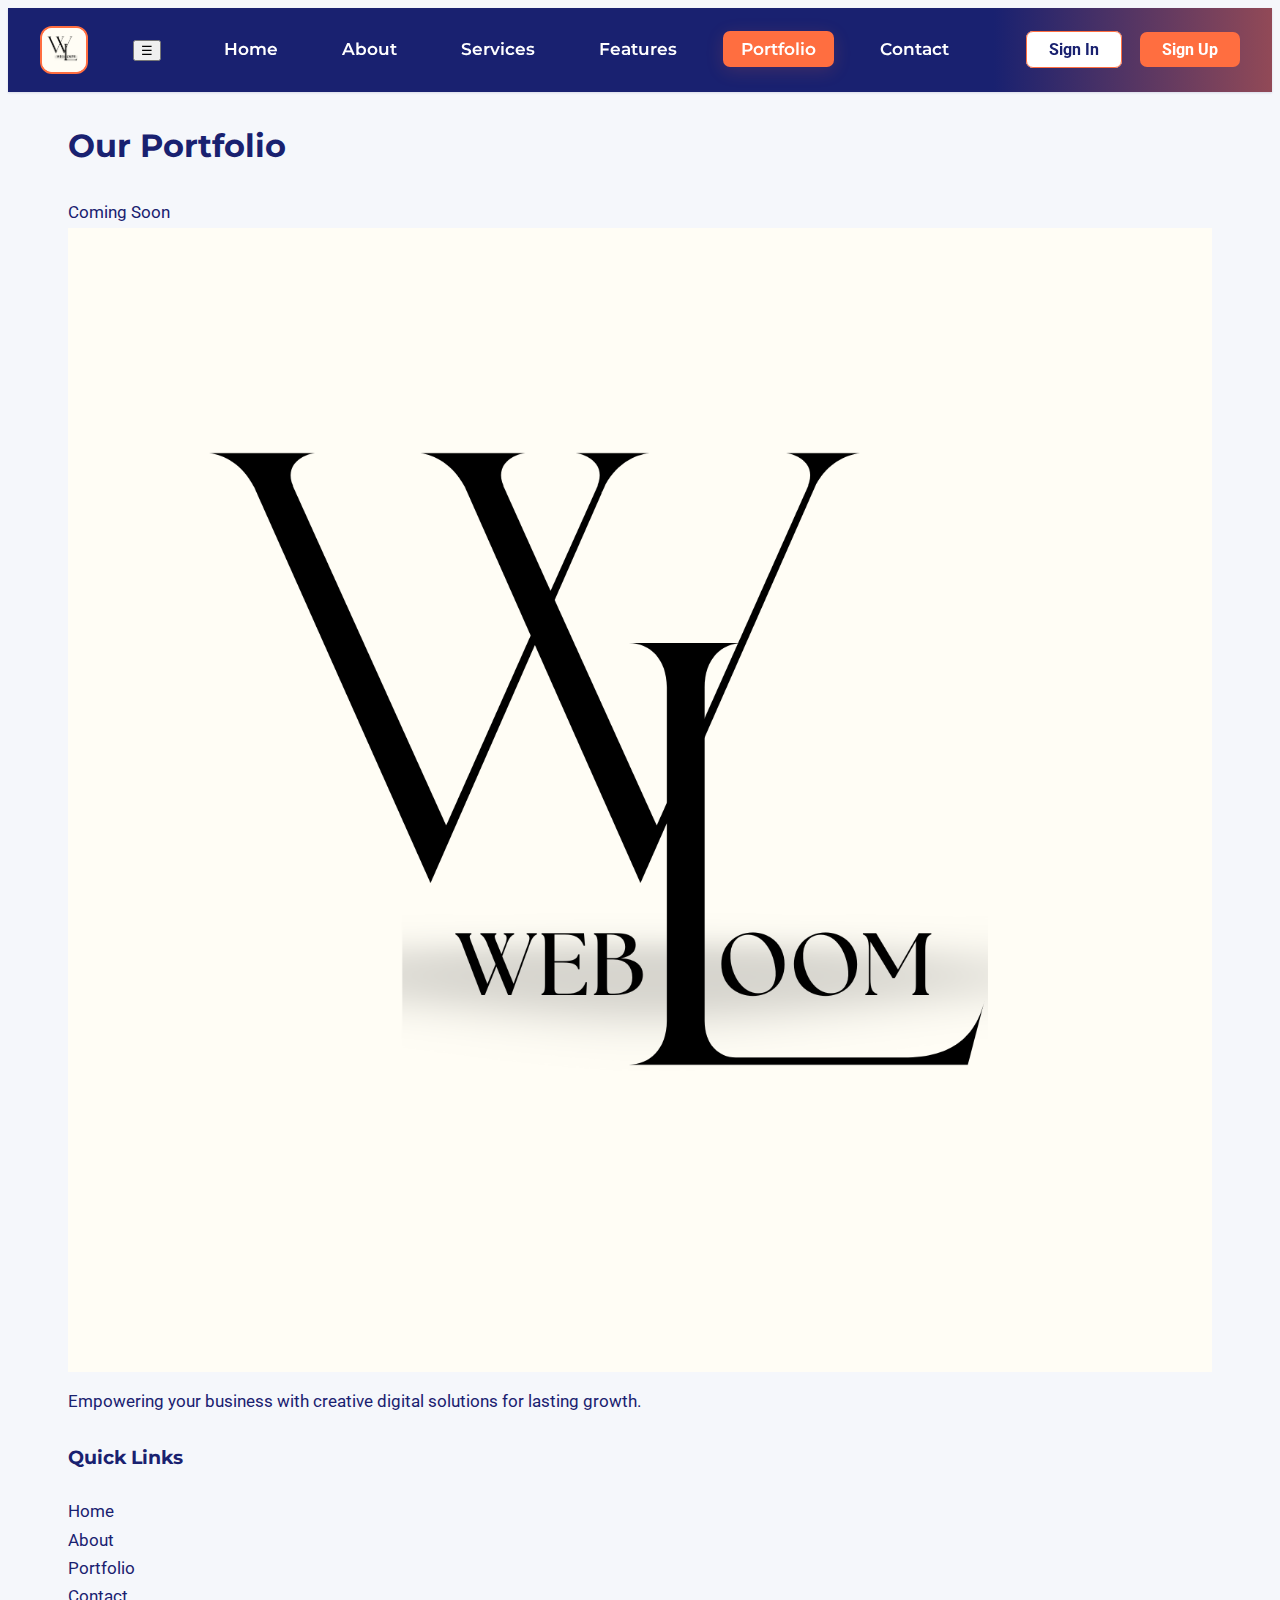
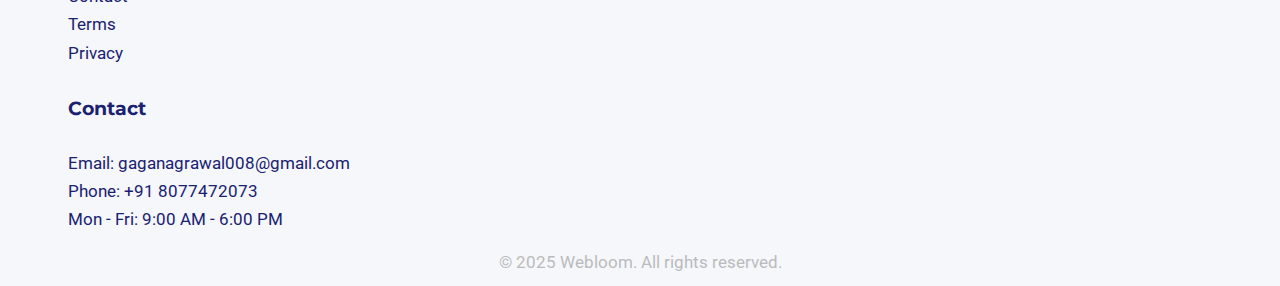
<file: portfolio.html>
<!DOCTYPE html>
<html lang="en">
<head>
  <meta charset="UTF-8">
  <meta name="viewport" content="width=device-width, initial-scale=1.0">
  <title>Our Portfolio - Webloom</title>
  <meta name="description" content="Explore Webloom's portfolio of website, app, and digital marketing projects. Portfolio coming soon.">
  <link rel="stylesheet" href="style.css">
  <link href="https://fonts.googleapis.com/css2?family=Montserrat:wght@600;700&family=Roboto&display=swap" rel="stylesheet">
</head>
<body>
  <!-- HEADER -->
   <header class="header-main">
    <div class="container header-flex">
      <a href="index.html" class="logo-link">
        <img src="images/logo.png" alt="Webloom Logo" class="logo-small">
      </a>
      <button class="mobile-menu-toggle" aria-label="Toggle mobile menu">☰</button>
      <nav id="mobile-nav">
        <ul>
          <li><a href="index.html" >Home</a></li>
          <li><a href="about.html">About</a></li>
          <li><a href="services.html">Services</a></li>
          <li><a href="features.html">Features</a></li>
          <li><a href="portfolio.html" class="active">Portfolio</a></li>
          <li><a href="contact.html">Contact</a></li>
        </ul>
      </nav>
      <div class="nav-auth-box">
        <a href="login.html" class="login-btn">Sign In</a>
        <a href="signup.html" class="signup-btn">Sign Up</a>
      </div>
    </div>
  </header>

  <!-- PORTFOLIO SECTION -->
  <section class="portfolio-section">
    <div class="container">
      <h2 class="portfolio-title">Our Portfolio</h2>
      <div class="portfolio-coming-soon">
        <span>Coming Soon</span>
      </div>
    </div>
  </section>

  <!-- FOOTER -->
  <footer class="footer-main">
    <div class="container footer-flex">
      <div class="footer-col">
        <img src="images/logo.png" alt="Webloom Logo" class="footer-logo">
        <p>Empowering your business with creative digital solutions for lasting growth.</p>
        
      </div>
      <div class="footer-col">
        <h4>Quick Links</h4>
        <ul>
          <li><a href="index.html">Home</a></li>
          <li><a href="about.html">About</a></li>
          <li><a href="portfolio.html">Portfolio</a></li>
          <li><a href="contact.html">Contact</a></li>
          <li><a href="terms.html">Terms</a></li>
          <li><a href="privacy.html">Privacy</a></li>
        </ul>
      </div>
      <div class="footer-col">
        <h4>Contact</h4>
        <ul>
          <li>Email: gaganagrawal008@gmail.com</li>
          <li>Phone: +91 8077472073</li>
          <li>Mon - Fri: 9:00 AM - 6:00 PM</li>
        </ul>
      </div>
    </div>
    <div style="text-align:center; margin-top:15px; color:#bbb;">
      &copy; 2025 Webloom. All rights reserved.
    </div>
  </footer>
  <script src="script.js"></script>
</body>
</html>
</file>
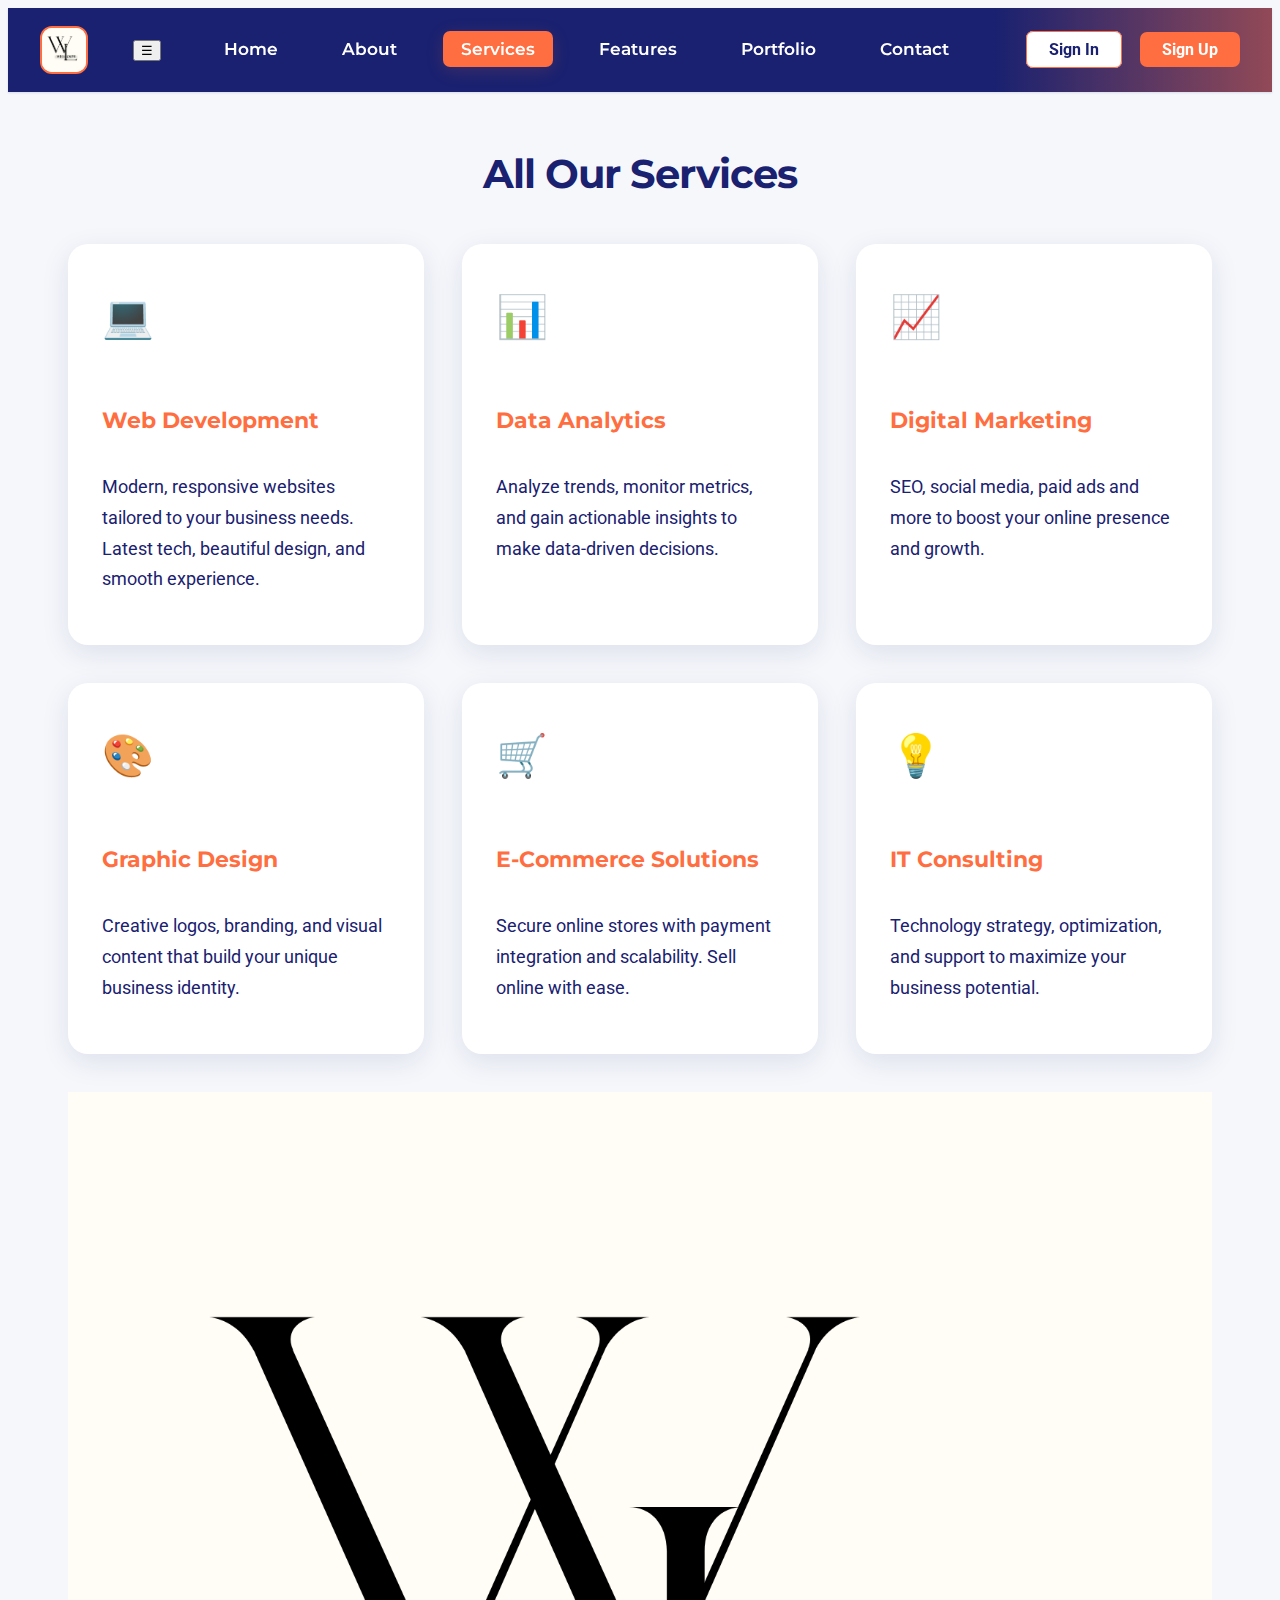
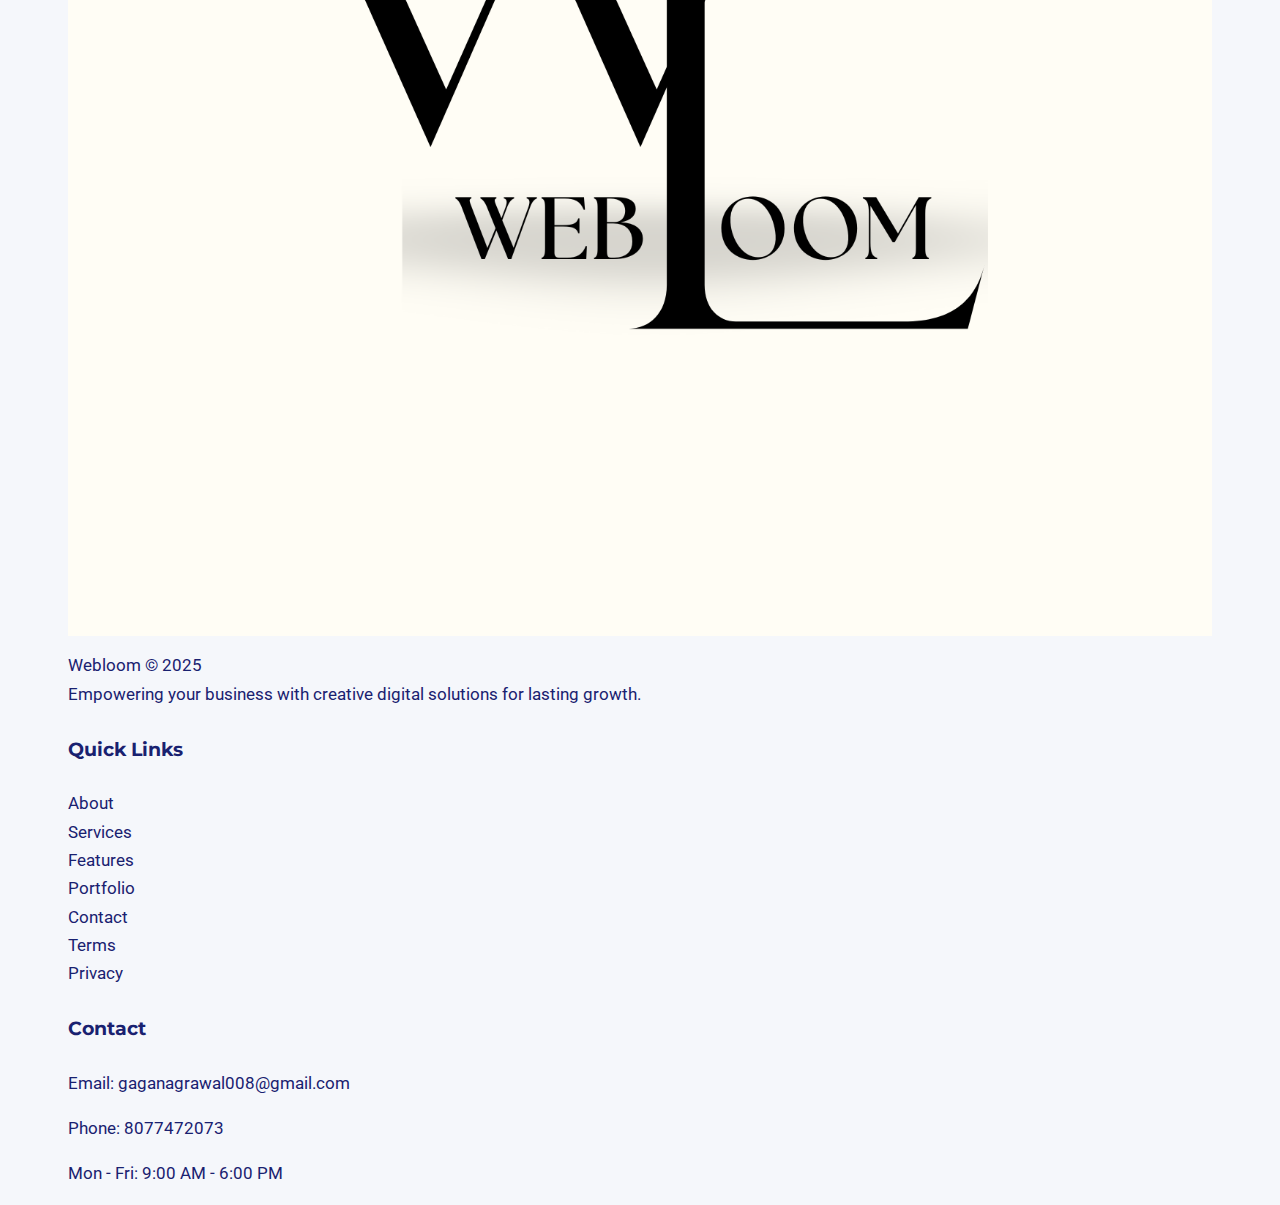
<file: services.html>
<!DOCTYPE html>
<html lang="en">
<head>
  <meta charset="UTF-8">
  <meta name="viewport" content="width=device-width, initial-scale=1.0">
  <title>Services - Webloom</title>
  <link rel="stylesheet" href="style.css">
  <link href="https://fonts.googleapis.com/css2?family=Montserrat:wght@600;700&family=Roboto&display=swap" rel="stylesheet">
</head>
<body>
  <header class="header-main">
    <div class="container header-flex">
      <a href="index.html" class="logo-link">
        <img src="images/logo.png" alt="Webloom Logo" class="logo-small">
      </a>
      <button class="mobile-menu-toggle" aria-label="Toggle mobile menu">☰</button>
      <nav id="mobile-nav">
        <ul>
          <li><a href="index.html">Home</a></li>
          <li><a href="about.html">About</a></li>
          <li><a href="services.html" class="active">Services</a></li>
          <li><a href="features.html">Features</a></li>
          <li><a href="portfolio.html">Portfolio</a></li>
          <li><a href="contact.html">Contact</a></li>
        </ul>
      </nav>
      <div class="nav-auth-box">
        <a href="login.html" class="login-btn">Sign In</a>
        <a href="signup.html" class="signup-btn">Sign Up</a>
      </div>
    </div>
  </header>
  <section class="services-section">
    <div class="container">
      <h1 class="section-title">All Our Services</h1>
      <div class="cards-row">
        <div class="service-card">
          <div class="icon-box">💻</div>
          <h3>Web Development</h3>
          <p>Modern, responsive websites tailored to your business needs. Latest tech, beautiful design, and smooth experience.</p>
        </div>
        <div class="service-card">
          <div class="icon-box">📊</div>
          <h3>Data Analytics</h3>
          <p>Analyze trends, monitor metrics, and gain actionable insights to make data-driven decisions.</p>
        </div>
        <div class="service-card">
          <div class="icon-box">📈</div>
          <h3>Digital Marketing</h3>
          <p>SEO, social media, paid ads and more to boost your online presence and growth.</p>
        </div>
        <div class="service-card">
          <div class="icon-box">🎨</div>
          <h3>Graphic Design</h3>
          <p>Creative logos, branding, and visual content that build your unique business identity.</p>
        </div>
        <div class="service-card">
          <div class="icon-box">🛒</div>
          <h3>E-Commerce Solutions</h3>
          <p>Secure online stores with payment integration and scalability. Sell online with ease.</p>
        </div>
        <div class="service-card">
          <div class="icon-box">💡</div>
          <h3>IT Consulting</h3>
          <p>Technology strategy, optimization, and support to maximize your business potential.</p>
        </div>
      </div>
    </div>
  </section>
  <footer class="footer-main">
    <div class="container footer-flex">
      <div class="footer-col">
        <img src="images/logo.png" alt="Webloom Logo" class="footer-logo">
        <p>Webloom &copy; 2025<br>Empowering your business with creative digital solutions for lasting growth.</p>
        <div class="footer-social">
          
        </div>
      </div>
      <div class="footer-col">
        <h4>Quick Links</h4>
        <ul>
          <li><a href="about.html">About</a></li>
          <li><a href="services.html">Services</a></li>
          <li><a href="features.html">Features</a></li>
          <li><a href="portfolio.html">Portfolio</a></li>
          <li><a href="contact.html">Contact</a></li>
          <li><a href="terms.html">Terms</a></li>
          <li><a href="privacy.html">Privacy</a></li>
        </ul>
      </div>
      <div class="footer-col">
        <h4>Contact</h4>
        <p>Email: <a href="mailto:gaganagrawal008@gmail.com">gaganagrawal008@gmail.com</a></p>
        <p>Phone: <a href="tel:8077472073">8077472073</a></p>
        <p>Mon - Fri: 9:00 AM - 6:00 PM</p>
      </div>
    </div>
  </footer>
  <script src="script.js"></script>
</body>
</html>
</file>
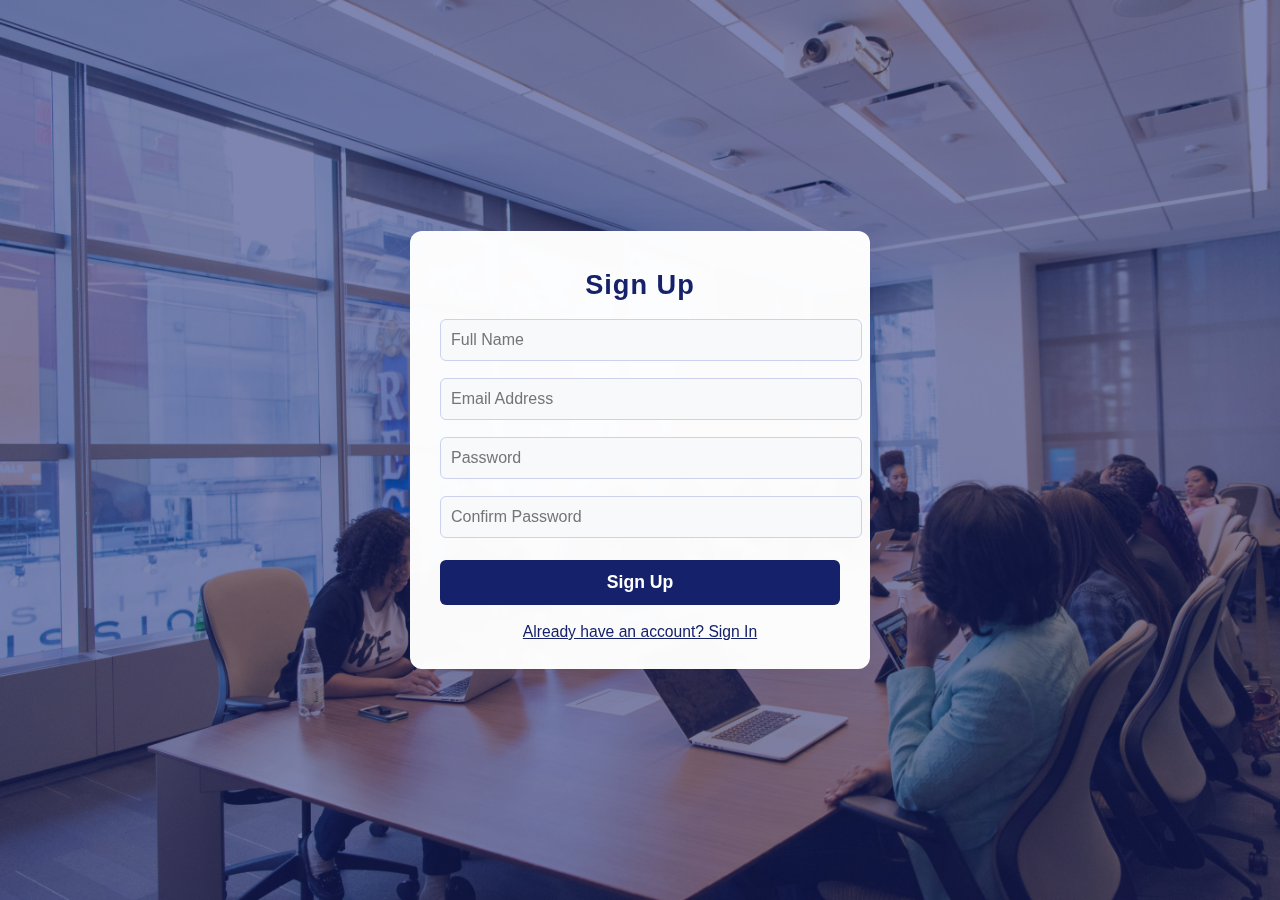
<file: signup.html>
<!DOCTYPE html>
<html lang="en">
<head>
  <meta charset="UTF-8">
  <title>Sign Up - Webloom</title>
  <meta name="viewport" content="width=device-width, initial-scale=1.0">
  <!-- You can link your main stylesheet here if needed -->
  <style>
    html, body {
      height: 100%;
      margin: 0;
      padding: 0;
      font-family: 'Montserrat', Arial, sans-serif;
      background: #f0f2f8;
    }
    .auth-bg {
      background: url('images/teamwork.jpg') no-repeat center center/cover;
      min-height: 100vh;
      width: 100vw;
      position: relative;
      display: flex;
      align-items: center;
      justify-content: center;
    }
    .auth-overlay {
      position: absolute;
      inset: 0;
      background: rgba(20, 33, 112, 0.55);
      z-index: 1;
    }
    .auth-form-container {
      position: relative;
      z-index: 2;
      max-width: 400px;
      width: 100%;
      margin: 60px auto;
      padding: 38px 30px 28px 30px;
      background: rgba(255,255,255,0.98);
      border-radius: 12px;
      box-shadow: 0 6px 32px rgba(20,33,112,0.10);
      backdrop-filter: blur(2px);
    }
    .auth-form-container h2 {
      margin-top: 0;
      color: #15216a;
      margin-bottom: 18px;
      font-weight: 700;
      font-size: 1.7rem;
      letter-spacing: 1px;
      text-align: center;
    }
    .auth-form-container form {
      display: flex;
      flex-direction: column;
      gap: 14px;
    }
    .auth-form-container input[type="text"],
    .auth-form-container input[type="email"],
    .auth-form-container input[type="password"] {
      width: 100%;
      padding: 11px 10px;
      border: 1px solid #ccd2ee;
      border-radius: 6px;
      font-size: 1rem;
      background: #f7f9fa;
      margin-bottom: 3px;
      outline: none;
      transition: border 0.2s;
    }
    .auth-form-container input:focus {
      border-color: #15216a;
    }
    .auth-form-container button[type="submit"] {
      width: 100%;
      padding: 12px 0;
      background: #15216a;
      color: #fff;
      border: none;
      border-radius: 6px;
      font-size: 1.1rem;
      font-weight: 600;
      cursor: pointer;
      margin-top: 5px;
      transition: background 0.2s;
    }
    .auth-form-container button[type="submit"]:hover {
      background: #FF6E40;
    }
    .auth-form-container .form-link {
      display: block;
      text-align: center;
      margin-top: 18px;
      color: #15216a;
      text-decoration: underline;
      font-size: 0.98rem;
    }
    .auth-form-container .form-message {
      text-align: center;
      margin-top: 10px;
      color: #FF6E40;
      font-size: 1rem;
      font-weight: 600;
      display: none;
    }
    @media (max-width: 600px) {
      .auth-form-container {
        max-width: 96vw;
        padding: 15px 5vw 12px 5vw;
        margin: 30px auto;
      }
    }
  </style>
</head>
<body>
  <div class="auth-bg">
    <div class="auth-overlay"></div>
    <div class="auth-form-container">
      <h2>Sign Up</h2>
      <form id="signup-form" autocomplete="off">
        <input type="text" name="fullname" placeholder="Full Name" required>
        <input type="email" name="email" placeholder="Email Address" required>
        <input type="password" name="password" placeholder="Password" required minlength="6">
        <input type="password" name="confirm_password" placeholder="Confirm Password" required minlength="6">
        <button type="submit">Sign Up</button>
      </form>
      <span class="form-message" id="form-message"></span>
      <a class="form-link" href="signin.html">Already have an account? Sign In</a>
    </div>
  </div>
  <script>
    // Basic client-side validation for demonstration
    document.getElementById('signup-form').addEventListener('submit', function(e) {
      e.preventDefault();
      var password = this.password.value;
      var confirm = this.confirm_password.value;
      var message = document.getElementById('form-message');
      if (password !== confirm) {
        message.style.display = 'block';
        message.textContent = "Passwords do not match!";
        return false;
      }
      // Simulate successful registration
      message.style.display = 'block';
      message.style.color = "#0a7d43";
      message.textContent = "Sign up successful! (Demo only)";
      // In live, send form data to server here
      this.reset();
      setTimeout(()=>{message.style.display='none';}, 2400);
    });
  </script>
</body>
</html>
</file>
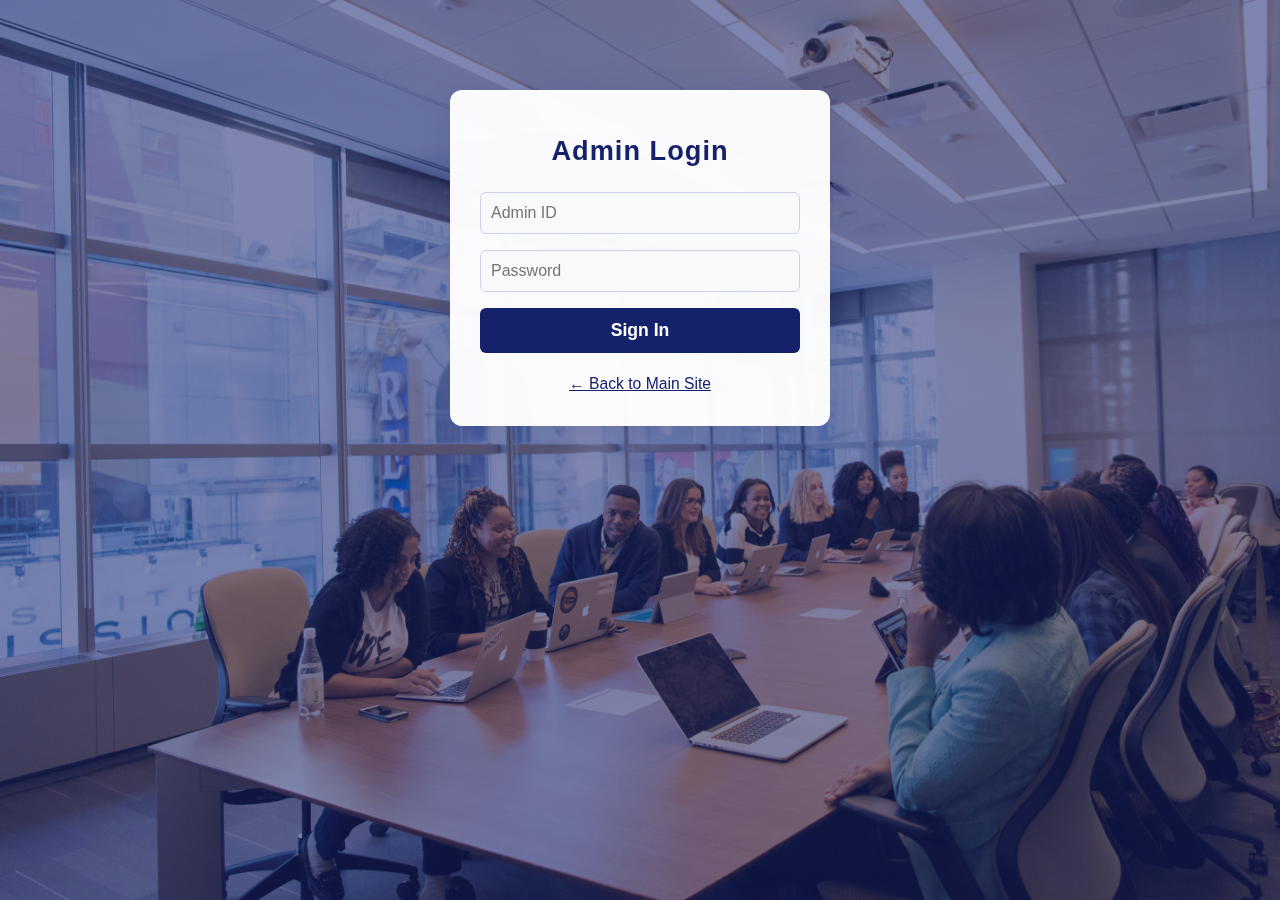
<file: admin/dashboard.html>
<!DOCTYPE html>
<html lang="en">
<head>
<meta charset="UTF-8">
<meta name="viewport" content="width=device-width, initial-scale=1.0">
<title>Webloom Admin Panel</title>
<link rel="stylesheet" href="admin.css">
<link rel="stylesheet" href="https://cdnjs.cloudflare.com/ajax/libs/font-awesome/6.4.0/css/all.min.css">
</head>
<body>

<!-- Sidebar -->
<aside class="sidebar">
  <div class="sidebar-top">
    <h2 class="logo">Webloom</h2>
  </div>
  <ul>
    <li class="active" data-section="dashboard"><i class="fas fa-tachometer-alt"></i> Dashboard</li>
    <li data-section="content"><i class="fas fa-edit"></i> Content Editor</li>
    <li data-section="settings"><i class="fas fa-cog"></i> Settings</li>
  </ul>
</aside>

<!-- Main -->
<div class="main">
  <!-- Header -->
  <header class="admin-header">
    <div class="header-left">
      <h2>Dashboard</h2>
    </div>
    <div class="header-right">
      <div class="user-profile"><i class="fas fa-user-circle"></i> Admin</div>
      <button id="logoutBtn"><i class="fas fa-sign-out-alt"></i> Logout</button>
    </div>
  </header>

  <!-- Dashboard Section -->
  <section id="dashboard" class="content-section active">
    <h2>Dashboard Overview</h2>
    <div class="cards">
      <div class="card gradient-blue">
        <i class="fas fa-users card-icon"></i>
        <h3>Visitors</h3>
        <p id="visitors">12,500</p>
      </div>
      <div class="card gradient-green">
        <i class="fas fa-user-check card-icon"></i>
        <h3>Users</h3>
        <p id="users">1,250</p>
      </div>
      <div class="card gradient-orange">
        <i class="fas fa-chart-line card-icon"></i>
        <h3>Performance</h3>
        <p id="performance">92%</p>
      </div>
      <div class="card gradient-purple">
        <i class="fas fa-file-alt card-icon"></i>
        <h3>Content Edited</h3>
        <p id="contentEdited">48</p>
      </div>
    </div>
    <div class="recent-activity">
      <h3>Recent Activity</h3>
      <ul id="activityList">
        <li>New user registered</li>
        <li>Content updated</li>
        <li>Password changed</li>
      </ul>
    </div>
  </section>

  <!-- Content Editor Section -->
  <section id="content" class="content-section">
    <h2>Content Editor</h2>
    <div class="editor-toolbar">
      <button onclick="formatText('bold')"><i class="fas fa-bold"></i></button>
      <button onclick="formatText('italic')"><i class="fas fa-italic"></i></button>
      <button onclick="formatText('underline')"><i class="fas fa-underline"></i></button>
    </div>
    <textarea id="editorArea" placeholder="Type your content here..."></textarea>
    <button class="primary-btn" onclick="saveContent()">Save Content</button>
  </section>

  <!-- Settings Section -->
  <section id="settings" class="content-section">
    <h2>Settings</h2>
    <div class="settings-card">
      <h3>Change Password</h3>
      <input type="password" placeholder="New Password">
      <input type="password" placeholder="Confirm Password">
      <button class="primary-btn">Update Password</button>
    </div>
  </section>

</div>

<script src="admin.js"></script>
</body>
</html>
</file>
<file: admin/admin.css>
/* ===== Global ===== */
*{margin:0;padding:0;box-sizing:border-box;font-family:'Roboto',sans-serif;}
body{background:#f4f6f9;color:#333;}
.primary-btn{padding:10px 20px;background:#3b82f6;color:#fff;border:none;border-radius:6px;cursor:pointer;transition:.3s;}
.primary-btn:hover{background:#2563eb;}

/* ===== Sidebar ===== */
.sidebar{width:240px;background:#0f172a;color:#fff;height:100vh;position:fixed;padding:20px;}
.sidebar .logo{font-size:1.8rem;font-weight:bold;margin-bottom:30px;color:#3b82f6;}
.sidebar ul{list-style:none;}
.sidebar li{padding:12px 15px;border-radius:8px;margin-bottom:12px;cursor:pointer;transition:.3s;display:flex;align-items:center;}
.sidebar li i{margin-right:10px;}
.sidebar li.active,.sidebar li:hover{background:#1e293b;}

/* ===== Main ===== */
.main{margin-left:240px;padding:20px;}

/* ===== Header ===== */
.admin-header{display:flex;justify-content:space-between;align-items:center;background:#fff;padding:10px 20px;border-radius:10px;box-shadow:0 2px 10px rgba(0,0,0,0.05);margin-bottom:20px;}
.header-right{display:flex;align-items:center;gap:15px;}
.admin-header button{padding:6px 12px;background:#ef4444;color:#fff;border:none;border-radius:6px;cursor:pointer;}
.admin-header button:hover{background:#dc2626;}

/* ===== Content Sections ===== */
.content-section{display:none;}
.content-section.active{display:block;}

/* ===== Cards ===== */
.cards{display:grid;grid-template-columns:repeat(auto-fit,minmax(180px,1fr));gap:15px;margin-bottom:25px;}
.card{padding:20px;border-radius:12px;color:#fff;text-align:center;box-shadow:0 5px 15px rgba(0,0,0,0.1);transition:.3s;position:relative;}
.card:hover{transform:translateY(-5px);}
.card-icon{position:absolute;top:15px;right:15px;font-size:1.5rem;opacity:.2;}
.gradient-blue{background:linear-gradient(135deg,#3b82f6,#06b6d4);}
.gradient-green{background:linear-gradient(135deg,#22c55e,#16a34a);}
.gradient-orange{background:linear-gradient(135deg,#f97316,#f59e0b);}
.gradient-purple{background:linear-gradient(135deg,#8b5cf6,#d946ef);}

/* ===== Recent Activity ===== */
.recent-activity{background:#fff;padding:15px;border-radius:10px;box-shadow:0 5px 15px rgba(0,0,0,0.05);}
.recent-activity ul{list-style:none;}
.recent-activity li{padding:8px 0;border-bottom:1px solid #eee;}

/* ===== Editor ===== */
textarea{width:100%;padding:15px;border-radius:10px;border:1px solid #ddd;resize:vertical;min-height:150px;margin-top:10px;}
.editor-toolbar{margin-bottom:10px;}
.editor-toolbar button{padding:6px 10px;margin-right:5px;background:#f3f4f6;border:none;border-radius:5px;cursor:pointer;}
.editor-toolbar button:hover{background:#e5e7eb;}

/* ===== Settings ===== */
.settings-card{background:#fff;padding:20px;border-radius:12px;box-shadow:0 5px 15px rgba(0,0,0,0.05);max-width:400px;margin-top:10px;}
.settings-card input{width:100%;padding:10px;margin:10px 0;border-radius:6px;border:1px solid #ddd;}

/* ===== Login Page ===== */
.login-page {
  background: url('images/teamwork.jpg') no-repeat center center/cover;
  height: 100vh;
  display: flex;
  justify-content: center;
  align-items: center;
}
.login-container {
  background: rgba(255,255,255,0.95);
  padding: 40px 30px;
  border-radius: 12px;
  box-shadow: 0 10px 25px rgba(0,0,0,0.2);
  width: 350px;
}
.login-card h2 {
  text-align: center;
  margin-bottom: 10px;
  color: #1e293b;
}
.login-card p {
  text-align: center;
  margin-bottom: 25px;
  color: #475569;
}
.login-card .form-group {
  margin-bottom: 15px;
}
.login-card input {
  width: 100%;
  padding: 10px;
  border-radius: 6px;
  border: 1px solid #ddd;
  margin-top: 5px;
}

/* ===== Responsive ===== */
@media(max-width:768px){.sidebar{position:relative;width:100%;height:auto;}.main{margin-left:0;}.cards{grid-template-columns:repeat(auto-fit,minmax(150px,1fr));}}
</file>
<file: style.css>
/* ===============================================================
   Webloom - Fully Professional, Responsive, Animated CSS
   Author: GaganAgrawal
   Last Updated: 2025-09-25
=============================================================== */

/* 1. VARIABLES & RESET */
:root {
  --color-primary: #FF6E40;
  --color-secondary: #192170;
  --color-accent: #2d9558;
  --color-bg: #F5F7FB;
  --color-bg-soft: #f8f9fb;
  --color-white: #fff;
  --color-grey: #e3e9fd;
  --color-muted: #797ca6;
  --color-border: #ccd2ee;
  --shadow-xs: 0 1px 2px rgba(25,33,112,0.13);
  --shadow-sm: 0 4px 18px rgba(25,33,112,0.07);
  --shadow-md: 0 8px 28px rgba(25,33,112,0.10);
  --shadow-lg: 0 18px 56px rgba(25,33,112,0.16);
  --radius-xs: 7px;
  --radius-md: 20px;
  --radius-lg: 36px;
  --radius-hero: 70px;
  --font-main: 'Roboto',sans-serif;
  --font-head: 'Montserrat',sans-serif;
  --timing: .35s cubic-bezier(.62,.03,.32,1);
  --timing-fast: .18s cubic-bezier(.62,.03,.32,1);
}
*, *:before, *:after { box-sizing: border-box; }
html { scroll-behavior: smooth; }
body {
  font-family: var(--font-main);
  background: var(--color-bg);
  color: var(--color-secondary);
  line-height: 1.7;
  font-size: 1.04rem;
  min-height: 100vh;
  overflow-x: hidden;
}
a { color: inherit; text-decoration: none; transition: color .2s;}
ul, ol { list-style: none; margin: 0; padding: 0;}
img { max-width: 100%; display: block; border: 0;}
hr { border: none; border-top: 1.5px solid var(--color-border); margin: 36px 0; }

/* 2. UTILITY CLASSES */
.flex { display: flex; }
.flex-center { justify-content: center; align-items: center; }
.flex-col { flex-direction: column; }
.grid { display: grid; }
.text-center { text-align: center; }
.text-right { text-align: right; }
.text-muted { color: var(--color-muted); }
.uppercase { text-transform: uppercase; letter-spacing: 1px; }
.fw-bold { font-weight: 700; }
.fw-medium { font-weight: 500; }
.mt-0 { margin-top: 0 !important; }
.mb-0 { margin-bottom: 0 !important; }
.mx-auto { margin-left: auto; margin-right: auto; }
.radius-md { border-radius: var(--radius-md);}
.radius-lg { border-radius: var(--radius-lg);}
.shadow-md { box-shadow: var(--shadow-md);}
.shadow-lg { box-shadow: var(--shadow-lg);}
.bg-white { background: var(--color-white);}
.bg-primary { background: var(--color-primary);}
.bg-secondary { background: var(--color-secondary);}
.bg-accent { background: var(--color-accent);}
.transition { transition: var(--timing); }

/* 3. LAYOUT & GRID */
.container { max-width: 1200px; margin: 0 auto; padding: 0 28px; }
.section { padding: 74px 0; }
.cards-row, .testimonial-row {
  display: flex; flex-wrap: wrap; gap: 38px; justify-content: center; margin-bottom: 38px;
}
.centered { text-align: center; margin-top: 36px; }
.grid-2x2 {
  display: grid;
  grid-template-columns: 1fr 1fr;
  gap: 34px;
}
@media (max-width: 900px) {
  .grid-2x2 { grid-template-columns: 1fr; gap: 24px;}
}

/* 4. TYPOGRAPHY & BUTTONS */
h1, h2, h3, h4 { font-family: var(--font-head); }
.section-title {
  font-size: 2.5rem;
  color: var(--color-secondary);
  font-family: var(--font-head);
  letter-spacing: -1px;
  margin: 48px 0 36px 0;
  font-weight: 700;
  text-align: center;
  animation: fadeInDown .7s;
}
h2 { font-size: 2rem; }
h3 { font-size: 1.5rem;}
h4 { font-size: 1.17rem;}
.accent { color: var(--color-primary);}
.btn {
  font-family: var(--font-head);
  font-size: 1.17rem;
  font-weight: 700;
  border: none;
  border-radius: var(--radius-md);
  padding: 13px 38px;
  cursor: pointer;
  transition: background var(--timing), color var(--timing), box-shadow var(--timing), transform .18s;
  box-shadow: 0 2px 8px rgba(255,110,64,0.06);
  outline: none;
  display: inline-block;
  position: relative;
  overflow: hidden;
  z-index: 1;
}
.btn-primary {
  background: linear-gradient(90deg, var(--color-primary) 80%, #ffc4a4 100%);
  color: var(--color-white);
}
.btn-primary:hover { background: linear-gradient(90deg, #fa652f 80%, #ffc4a4 100%); transform: scale(1.05);}
.btn-secondary {
  background: var(--color-white);
  color: var(--color-secondary);
  border: 2px solid var(--color-secondary);
}
.btn-secondary:hover { background: var(--color-secondary); color: var(--color-white); transform: scale(1.05);}

/* 5. HEADER & NAVIGATION */
.header-main {
  background: linear-gradient(90deg, var(--color-secondary) 78%, var(--color-primary) 120%);
  box-shadow: var(--shadow-xs);
  z-index: 100;
  position: sticky;
  top: 0;
  animation: fadeInDown .9s cubic-bezier(.62,.03,.32,1);
}
.header-flex {
  display: flex; align-items: center; justify-content: space-between; padding: 18px 0;
}
.logo-link { display: flex; align-items: center;}
.logo-small {
  width: 48px; height: 48px; border-radius: 12px;
  background: var(--color-white); border: 2px solid var(--color-primary);
  object-fit: cover;
}
nav { position: relative; }
nav ul { display: flex; gap: 28px;}
nav ul li a {
  color: var(--color-white);
  font-family: var(--font-head);
  font-weight: 600;
  padding: 8px 18px;
  border-radius: var(--radius-xs);
  transition: background .18s, color .18s;
  position: relative;
}
nav ul li a.active,
nav ul li a:hover {
  background: var(--color-primary);
  color: var(--color-white);
  box-shadow: 0 4px 18px #ff6e4029;
}
.nav-auth-box a {
  margin-left: 14px;
  padding: 8px 22px;
  border-radius: var(--radius-xs);
  font-weight: bold;
  font-size: 1rem;
}
.login-btn {
  background: var(--color-white);
  color: var(--color-secondary);
  border: 1px solid var(--color-primary);
}
.login-btn:hover { background: var(--color-primary); color: var(--color-white);}
.signup-btn {
  background: var(--color-primary);
  color: var(--color-white);
  border: none;
}
.signup-btn:hover { background: var(--color-white); color: var(--color-primary);}

/* 6. HERO (WITH WHITE GRID) */
.hero {
  background: linear-gradient(120deg, #f9f7f4 80%, #ffd7c9 130%);
  padding: 72px 0 60px 0;
  position: relative;
  overflow: hidden;
}
.hero-content {
  display: flex;
  align-items: center;
  gap: 56px;
  flex-wrap: wrap;
}
.hero-main {
  flex: 1 1 580px;
  min-width: 320px;
  animation: fadeInLeft 1s cubic-bezier(.62,.03,.32,1);
}
.hero-main h1 {
  font-size: 3.2rem;
  font-family: var(--font-head);
  font-weight: 700;
  color: var(--color-primary);
  margin-bottom: 10px;
  line-height: 1.12;
  letter-spacing: -2px;
  text-shadow: 0 4px 14px #ff6e401a;
  animation: fadeInLeft 1s;
}
.hero-main .accent { color: var(--color-primary);}
.hero-main .hero-subtext {
  font-size: 1.23rem;
  color: var(--color-secondary);
  margin-top: 18px;
  animation: fadeInUp 1.2s;
}
.hero-cta-buttons {
  display: flex;
  gap: 22px;
  margin-top: 24px;
  flex-wrap: wrap;
}
.hero-img {
  flex: 1 1 420px;
  min-width: 320px;
  display: flex;
  align-items: center;
  justify-content: center;
  animation: fadeInRight 1.1s cubic-bezier(.62,.03,.32,1);
  position: relative;
  z-index: 1;
}
.grid-bg {
  position: absolute;
  inset: 0;
  z-index: 0;
  background-image:
    linear-gradient(90deg, rgba(255,255,255,0.18) 1px, transparent 1px),
    linear-gradient(180deg, rgba(255,255,255,0.18) 1px, transparent 1px);
  background-size: 32px 32px;
  pointer-events: none;
  border-radius: 36px;
}
.hero-img-inner {
  position: relative;
  z-index: 1;
  background: #fff;
  border-radius: 36px;
  box-shadow: 0 10px 48px rgba(25,33,112,0.09);
  overflow: hidden;
  width: 100%;
  max-width: 420px;
  aspect-ratio: 16/9;
  min-width: 220px;
  min-height: 160px;
}
.hero-img-inner img {
  width: 100%;
  height: 100%;
  object-fit: cover;
  border-radius: 0;
  display: block;
  transition: transform .4s cubic-bezier(.55,.13,.13,.97);
}
.hero-img-inner:hover img {
  transform: scale(1.04) rotate(-1deg);
}

/* 7. ABOUT SECTION (CUSTOM 2-COLUMN LAYOUT) */
.about-cards-section {
  background: #fff;
  padding: 48px 0 64px 0;
}
.about-cards-grid-custom {
  display: grid;
  grid-template-columns: 1fr 1.05fr;
  gap: 38px;
  align-items: start;
}
.about-left {
  display: flex;
  flex-direction: column;
  gap: 22px;
}
.about-right {
  display: flex;
  flex-direction: column;
  gap: 22px;
}
.about-card {
  background: #fcfcfc;
  border-radius: 24px;
  box-shadow: 0 4px 24px rgba(25,33,112,0.09);
  padding: 28px 22px 20px 22px;
  animation: fadeInUpCard .9s cubic-bezier(.62,.03,.32,1);
  transition: box-shadow .22s, transform .21s;
  display: flex;
  flex-direction: column;
  justify-content: flex-start;
  min-height: 170px;
}
.about-card:hover {
  box-shadow: 0 18px 54px rgba(255,110,64,0.13);
  transform: translateY(-8px) scale(1.018);
}
.about-card h3 {
  font-size: 1.25rem;
  font-family: 'Montserrat',sans-serif;
  margin-bottom: 9px;
}
.mission-card h3 { color: #ff6e40;}
.vision-card h3 { color: #192170;}
.values-card h3 { color: #2d9558;}
.about-company-card h3 { color: #192170;}
.about-image-card .img-box {
  width: 100%;
  aspect-ratio: 16/10;
  border-radius: 22px;
  overflow: hidden;
  background: #fff;
  box-shadow: 0 4px 24px rgba(25,33,112,0.12);
  display: flex;
  align-items: center;
  justify-content: center;
  min-height: 210px;
  margin-bottom: 0;
}
.about-image-card .img-box img {
  width: 100%;
  height: 100%;
  object-fit: cover;
  border-radius: 0;
}
.about-card.about-company-card {
  margin-top: 0;
}
@media (max-width: 950px) {
  .about-cards-grid-custom {
    grid-template-columns: 1fr;
    gap: 16px;
  }
  .about-right { flex-direction: column; }
  .about-image-card .img-box { aspect-ratio: 16/10; min-height: 120px; }
}

/* 8. INFO STRIP (ANIMATED) */
.animated-info-strip {
  background: var(--color-secondary);
  overflow: hidden;
  padding: 22px 0;
}
.info-strip-viewport {
  width: 100%; overflow: hidden;
  position: relative;
  height: 96px;
}
.info-strip-track {
  display: flex;
  gap: 38px;
  animation: scroll-info-strip 17s linear infinite;
  align-items: center;
  will-change: transform;
}
@keyframes scroll-info-strip {
  0% { transform: translateX(0); }
  100% { transform: translateX(-50%); }
}
.info-card {
  display: flex;
  align-items: center;
  background: rgba(255,255,255,0.09);
  box-shadow: 0 8px 32px rgba(20,33,112,0.10);
  border-radius: var(--radius-lg);
  padding: 18px 38px 18px 20px;
  min-width: 330px;
  margin: 0;
  gap: 18px;
  transition: box-shadow .2s, transform .2s;
  animation: fadeInUpCard .6s;
}
.info-card:hover { box-shadow: 0 12px 54px rgba(255,110,64,0.13); transform: scale(1.04);}
.info-icon img {
  width: 48px; height: 48px; border-radius: 50%; box-shadow: 0 2px 16px #fa652f19;
  background: var(--color-white); padding: 4px;
}
.info-title {
  font-size: 1.18rem;
  font-weight: 700;
  color: var(--color-white);
  font-family: var(--font-head);
  letter-spacing: .5px;
}
.info-desc { font-size: 1.02rem; color: var(--color-grey); }

/* 9. SERVICES/FEATURES/TESTIMONIALS */
.service-card, .feature-card, .testimonial-card {
  background: var(--color-white);
  border-radius: var(--radius-md);
  box-shadow: var(--shadow-md);
  flex: 1 1 330px;
  max-width: 370px;
  min-width: 260px;
  padding: 38px 34px 32px 34px;
  text-align: left;
  transition: box-shadow .22s, transform .21s;
  margin-bottom: 0;
  display: flex;
  flex-direction: column;
  gap: 8px;
  position: relative;
  animation: fadeInUpCard .9s cubic-bezier(.62,.03,.32,1);
}
.service-card:hover, .feature-card:hover, .testimonial-card:hover {
  box-shadow: 0 16px 48px rgba(255,110,64,0.18);
  transform:translateY(-6px) scale(1.04);
}
.icon-box { font-size:2.6rem; margin-bottom:18px;}
.service-card h3, .feature-card h3 {
  color: var(--color-primary);
  font-size: 1.4rem;
  margin-bottom: 7px;
  font-weight: 700;
  font-family: var(--font-head);
}
.service-card p, .feature-card p, .testimonial-card p {
  font-size: 1.13rem;
  color: var(--color-secondary);
  font-family: var(--font-main);
}
.testimonial-card span {
  display:block;
  margin-top:18px;
  color: var(--color-secondary);
  font-weight:700;
  font-size:1.1rem;
  font-family: var(--font-head);
}

/* 10. STATIC PAGES (PRIVACY/TERMS) */
.static-page {
  background: var(--color-bg-soft);
  padding: 68px 0 80px 0;
  min-height: 500px;
  animation: fadeInUp 1.1s cubic-bezier(.55,.13,.13,.97);
}
.static-page .container {
  max-width: 760px;
  background: #fff;
  border-radius: 32px;
  box-shadow: 0 10px 48px rgba(25,33,112,0.09);
  padding: 48px 36px 34px 36px;
  animation: fadeInUp 1.25s cubic-bezier(.55,.13,.13,.97);
}
.static-page h1.section-title {
  font-size: 2.4rem;
  color: var(--color-primary);
}
.static-page h2 {
  font-size: 1.19rem;
  color: var(--color-secondary);
  margin-top: 34px;
  font-family: var(--font-head);
  font-weight: 700;
}
.static-page ul {
  margin: 0 0 12px 22px;
  color: #2d3d6e;
}
.static-page p, .static-page ul li {
  font-size: 1.09rem;
  color: #222;
  line-height: 1.7;
  margin-bottom: 11px;
}

/* 13. ANIMATIONS & KEYFRAMES */
@keyframes fadeInDown {
  from { opacity: 0; transform: translateY(-48px);}
  to { opacity: 1; transform: none;}
}
@keyframes fadeInUp {
  from { opacity: 0; transform: translateY(48px);}
  to { opacity: 1; transform: none;}
}
@keyframes fadeInLeft {
  from { opacity: 0; transform: translateX(-60px);}
  to { opacity: 1; transform: none;}
}
@keyframes fadeInRight {
  from { opacity: 0; transform: translateX(60px);}
  to { opacity: 1; transform: none;}
}
@keyframes fadeInUpCard {
  from { opacity: 0; transform: translateY(48px) scale(0.98);}
  to { opacity: 1; transform: none;}
}
@keyframes fadeInUpForm {
  from { opacity: 0; transform: translateY(24px) scale(0.98);}
  to { opacity: 1; transform: none;}
}
@keyframes zoomInImg {
  from { opacity: 0; transform: scale(0.8);}
  to { opacity: 1; transform: scale(1);}
}
.fade-in, .fade-in-up, .fade-in-left, .fade-in-right {
  opacity: 0;
  pointer-events: none;
  will-change: opacity, transform;
  transition: opacity 1s var(--timing), transform 1.1s var(--timing);
}
.fade-in.appear, .fade-in-up.appear, .fade-in-left.appear, .fade-in-right.appear {
  opacity: 1;
  pointer-events: all;
  transform: none;
}

/* 14. RESPONSIVE MEDIA QUERIES */
@media (max-width: 1100px) {
  .container { max-width: 98vw; }
}
@media (max-width: 900px) {
  .header-flex, .footer-flex { flex-direction: column; gap: 18px; align-items: flex-start;}
  .cards-row, .testimonial-row { gap: 18px;}
  .about-cards-grid-custom { grid-template-columns: 1fr; gap: 16px;}
  .about-right { flex-direction: column; }
  .about-image-card .img-box { aspect-ratio: 16/10; min-height: 120px; }
  .about-hero-flex { flex-direction: column; gap: 36px;}
  .hero-content { flex-direction: column; gap: 36px;}
  .hero-img-inner, .grid-bg { border-radius: 20px; }
  .grid-bg { background-size: 22px 22px; }
}
@media (max-width: 768px) {
  .mobile-menu-toggle { display: flex; }
  .mobile-menu-container {
    position: absolute;
    top: 100%;
    left: 0;
    right: 0;
    background: #132170;
    box-shadow: 0 4px 12px rgba(0,0,0,0.15);
    display: none;
    z-index: 1000;
    border-radius: 0 0 8px 8px;
  }
  .mobile-menu-container.mobile-menu-open { display: block; }
  nav ul {
    position: static;
    background: transparent;
    flex-direction: column;
    gap: 0;
    padding: 8px 0;
    box-shadow: none;
    display: flex;
  }
  nav ul li { width: 100%; }
  nav ul li a { 
    width: 100%; 
    padding: 14px 24px; 
    border-radius: 0;
    border-bottom: 1px solid rgba(255,255,255,0.08);
    font-size: 1.05rem;
    transition: background 0.2s, padding-left 0.2s;
  }
  nav ul li a:hover, nav ul li a.active {
    background: #FF6E40;
    padding-left: 32px;
  }
  nav ul li:last-child a {
    border-bottom: 1px solid rgba(255,255,255,0.2);
    margin-bottom: 8px;
  }
  .nav-auth-box {
    position: static;
    background: transparent;
    padding: 8px 16px 16px 16px;
    box-shadow: none;
    display: flex;
    gap: 12px;
    justify-content: center;
  }
  .nav-auth-box a { 
    margin: 0;
    flex: 1;
    max-width: 120px;
    text-align: center;
    font-size: 0.95rem;
    padding: 12px 16px;
    border-radius: 6px;
  }
  .hero { padding: 48px 0 40px 0; }
  .hero-main h1 { font-size: 2rem; line-height: 1.2; }
  .hero-subtext { font-size: 1.1rem; }
  .quick-info-row { flex-direction: column; gap: 16px; }
  .quick-info-box { min-width: auto; width: 100%; }
  .cards-row { flex-direction: column; gap: 24px; }
  .service-card, .feature-card { max-width: 100%; }
  .testimonial-row { flex-direction: column; gap: 24px; }
  .testimonial-card { max-width: 100%; }
}
@media (max-width: 600px) {
  .hero-main h1, .about-hero-title { font-size: 1.3rem; }
  .hero-img-inner, .grid-bg { border-radius: 14px; }
  .cards-row, .testimonial-row { gap: 6px; }
  .about-card { padding: 10px 7px 7px 7px; }
  .about-team-img { height: 110px;}
  .about-hero-section, .hero { padding: 28px 0 16px 0;}
  .about-hero-title, .about-hero-subtitle { font-size: 1.3rem;}
  .footer-logo { width: 38px; height: 38px;}
  .hero-img-inner {
    max-width: 98vw;
    aspect-ratio: 1/1;
    min-width: 90px;
    min-height: 90px;
  }
  .grid-bg { background-size: 14px 14px; }
}
</file>
